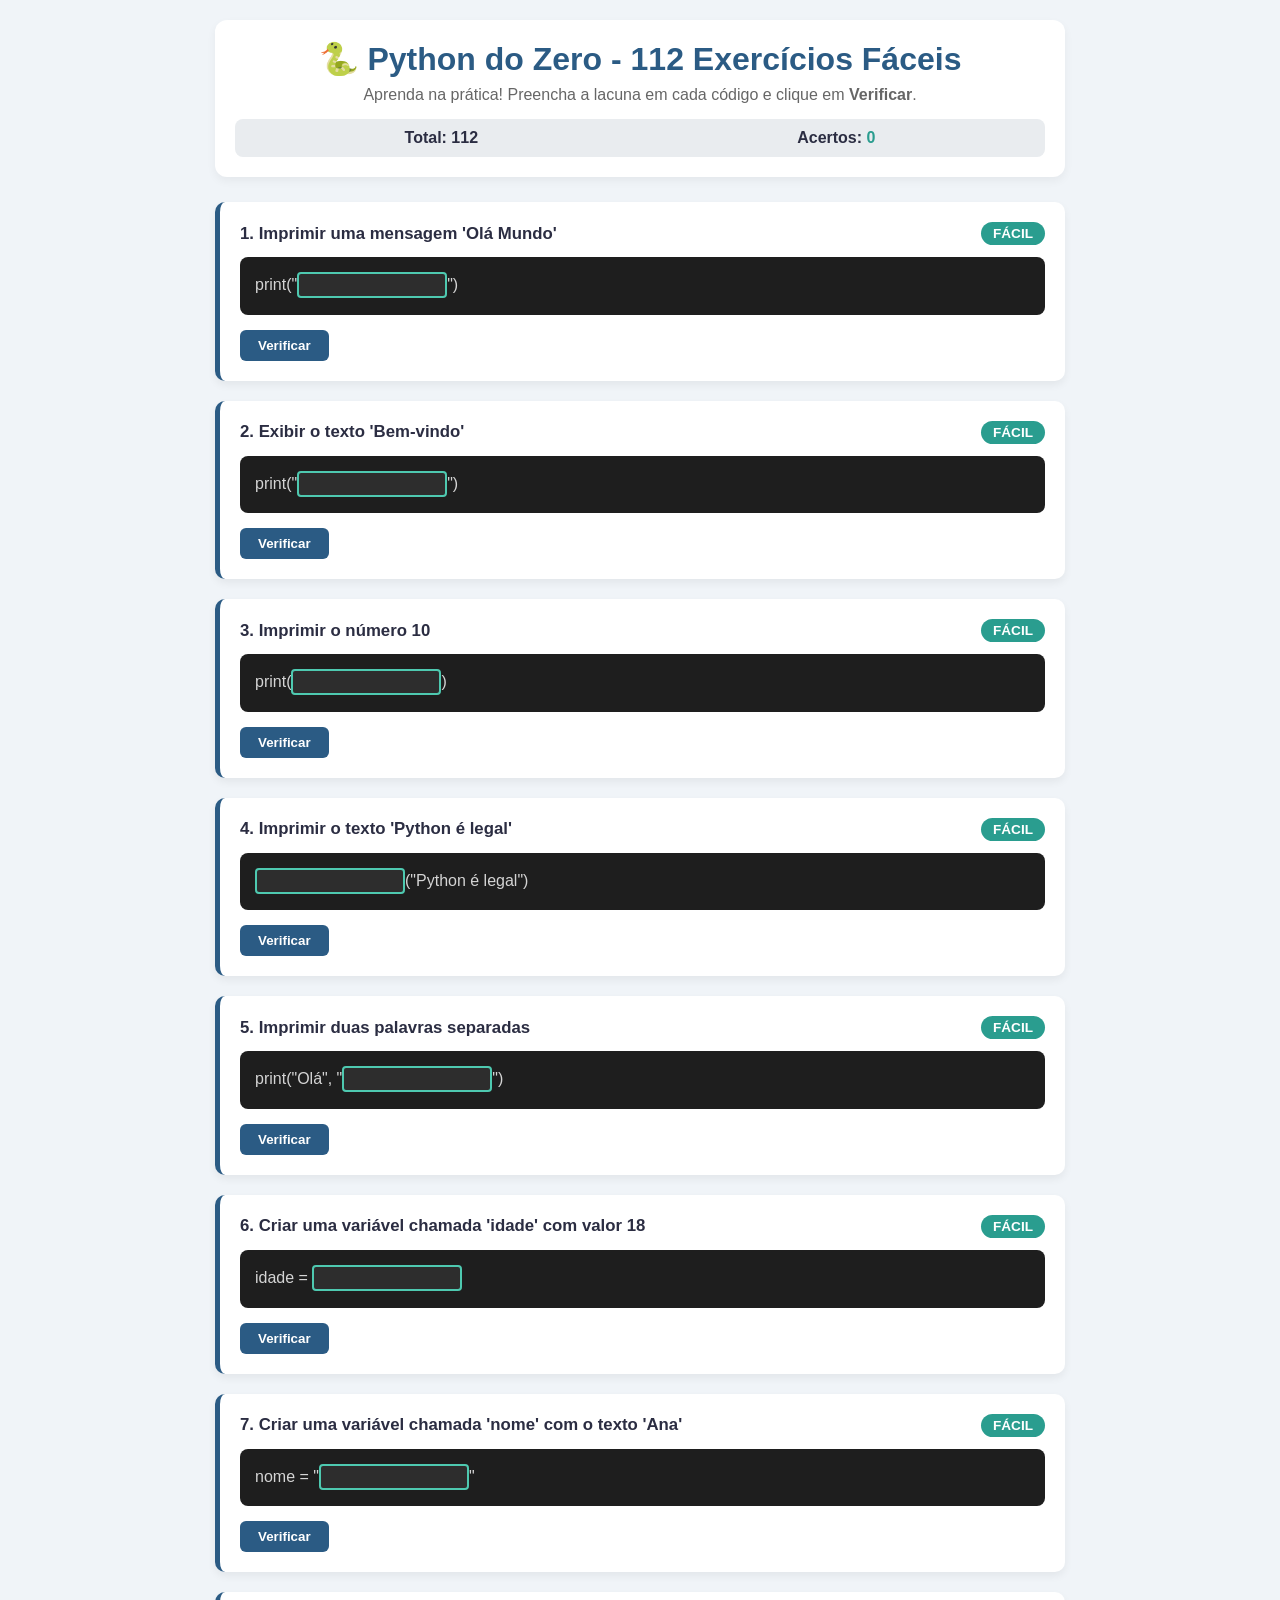
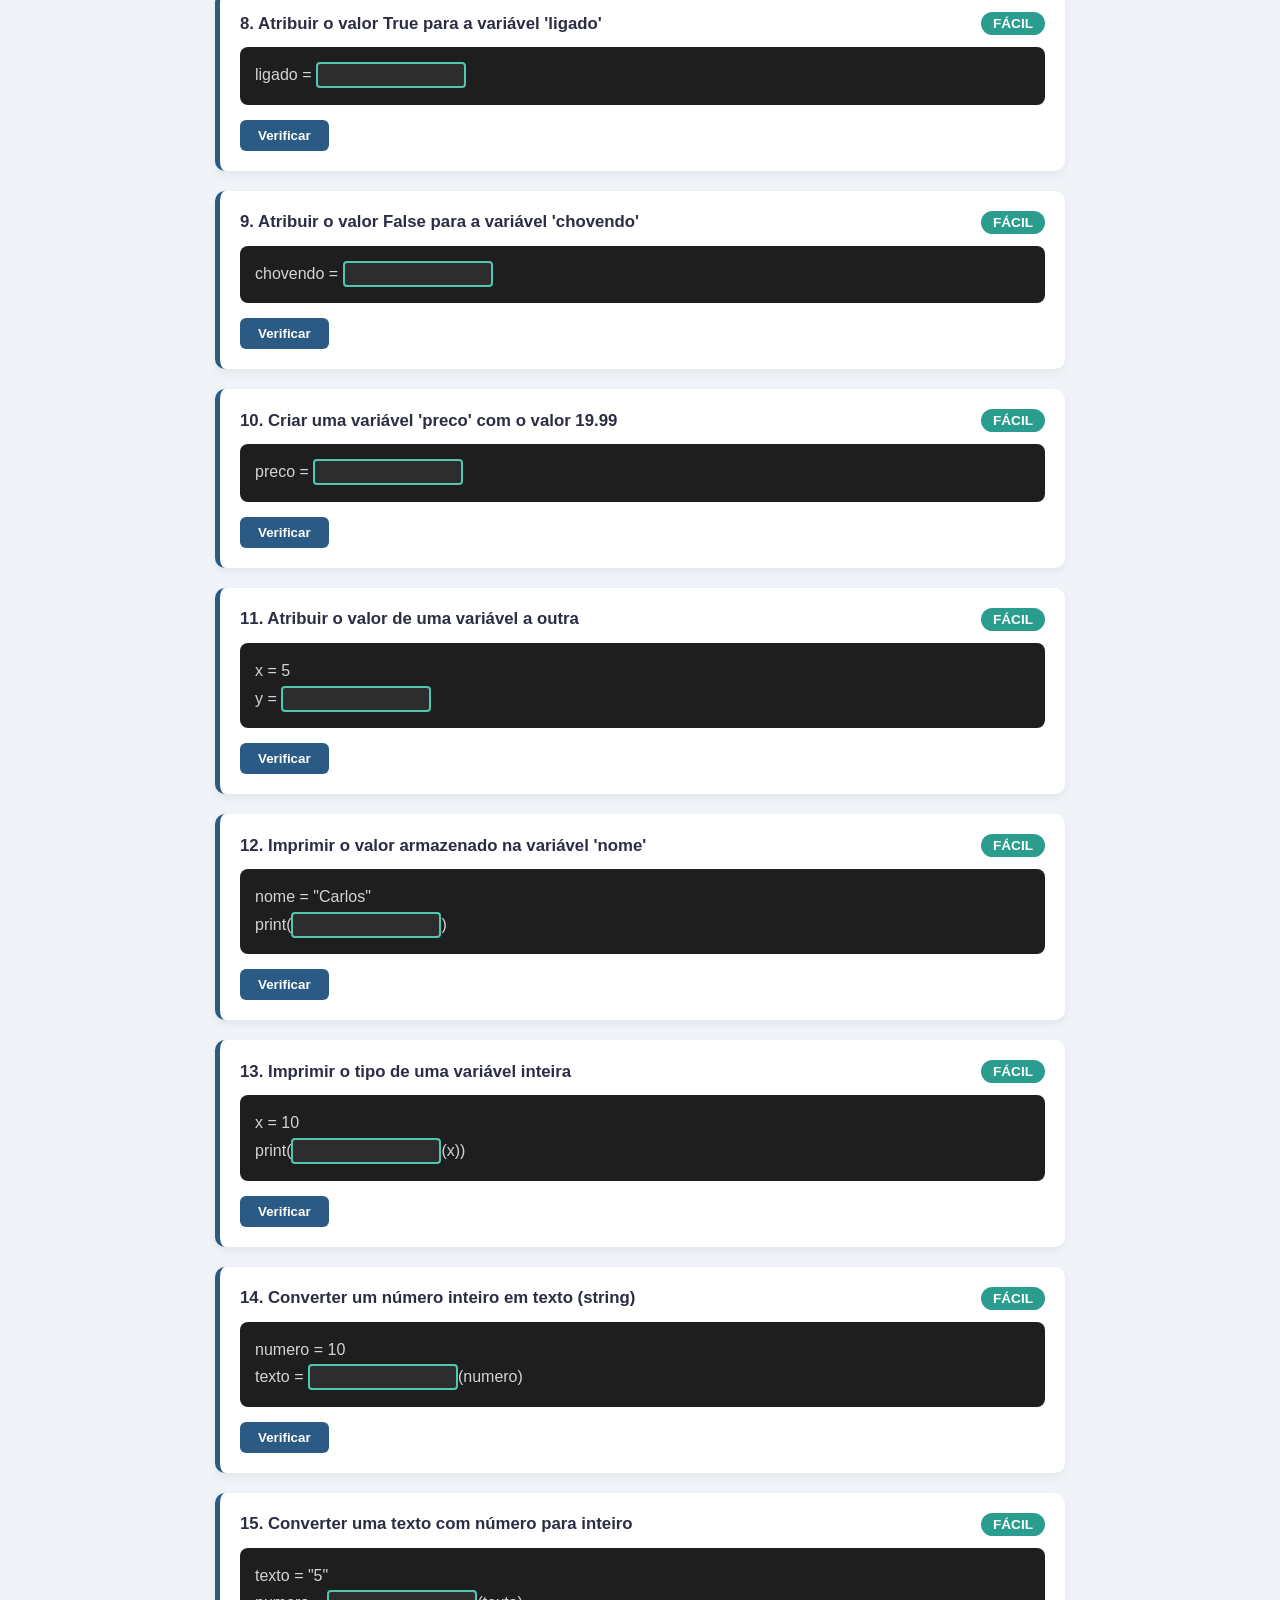
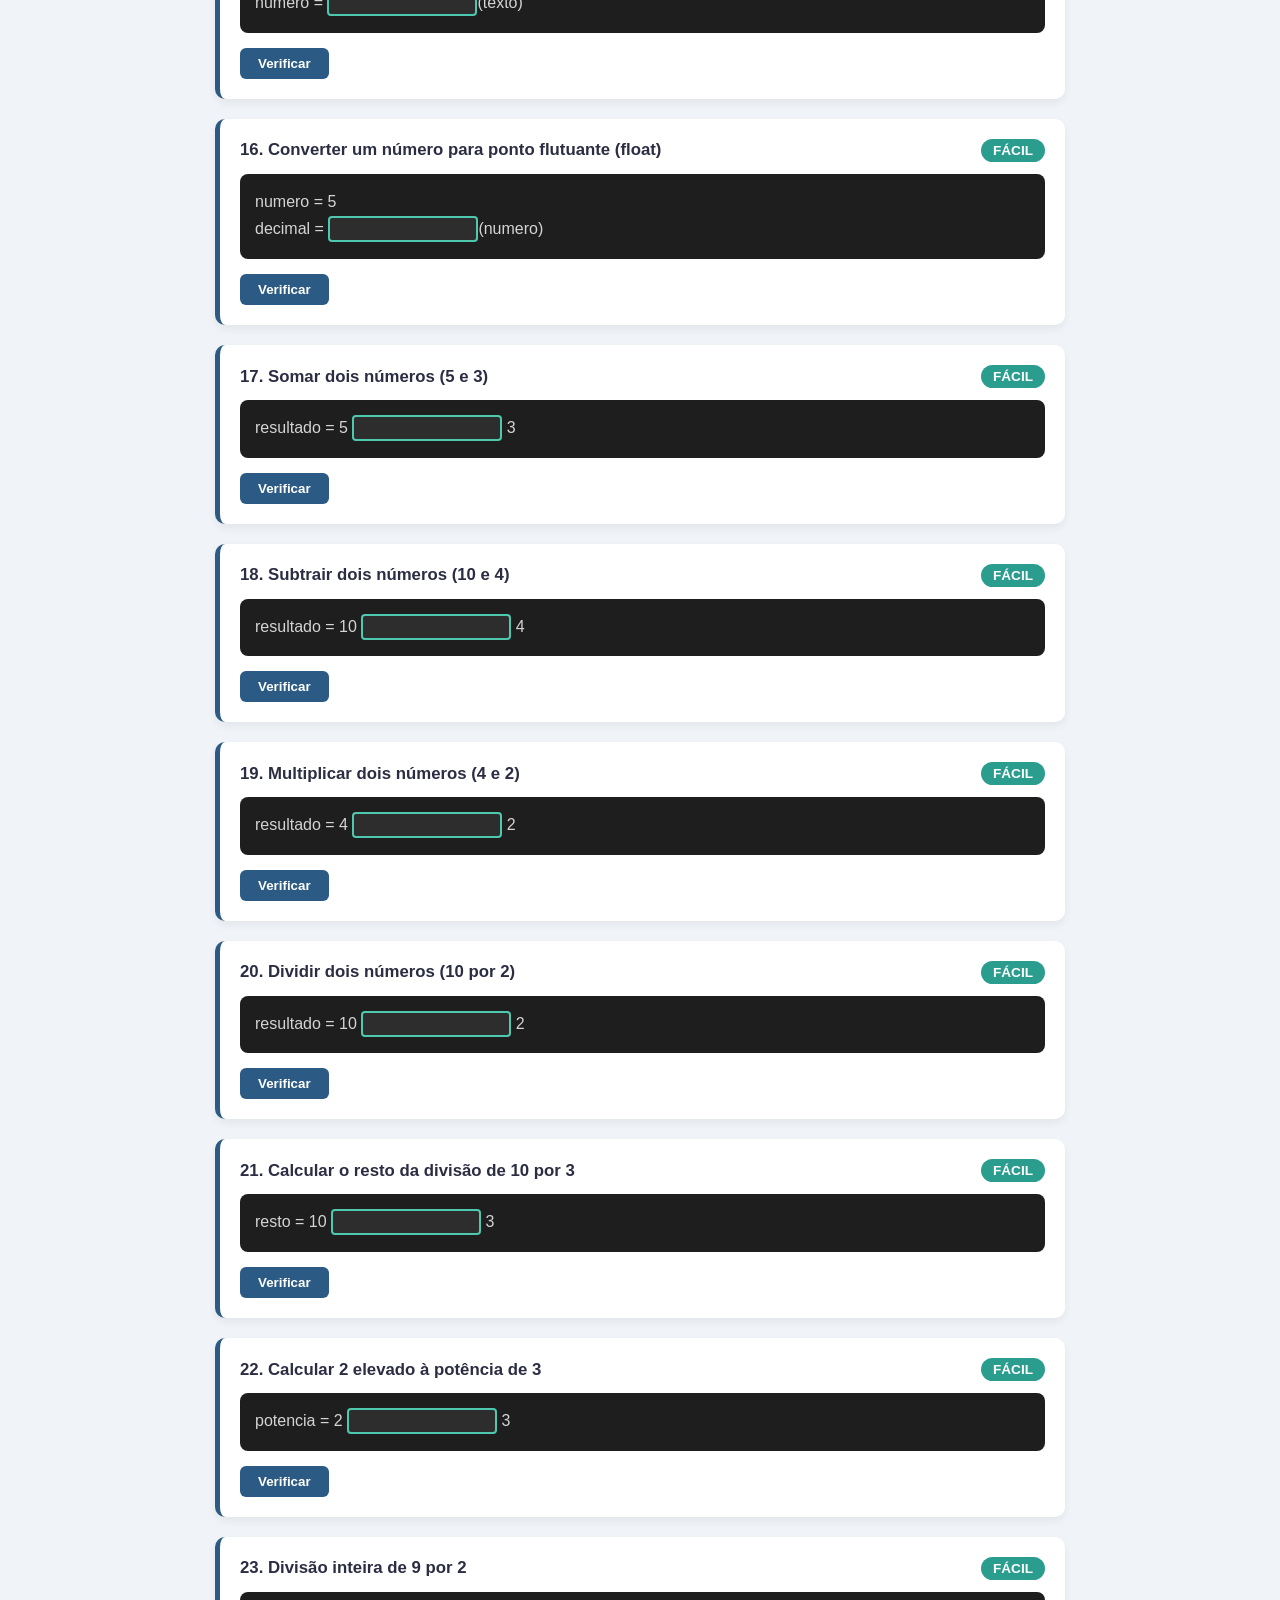
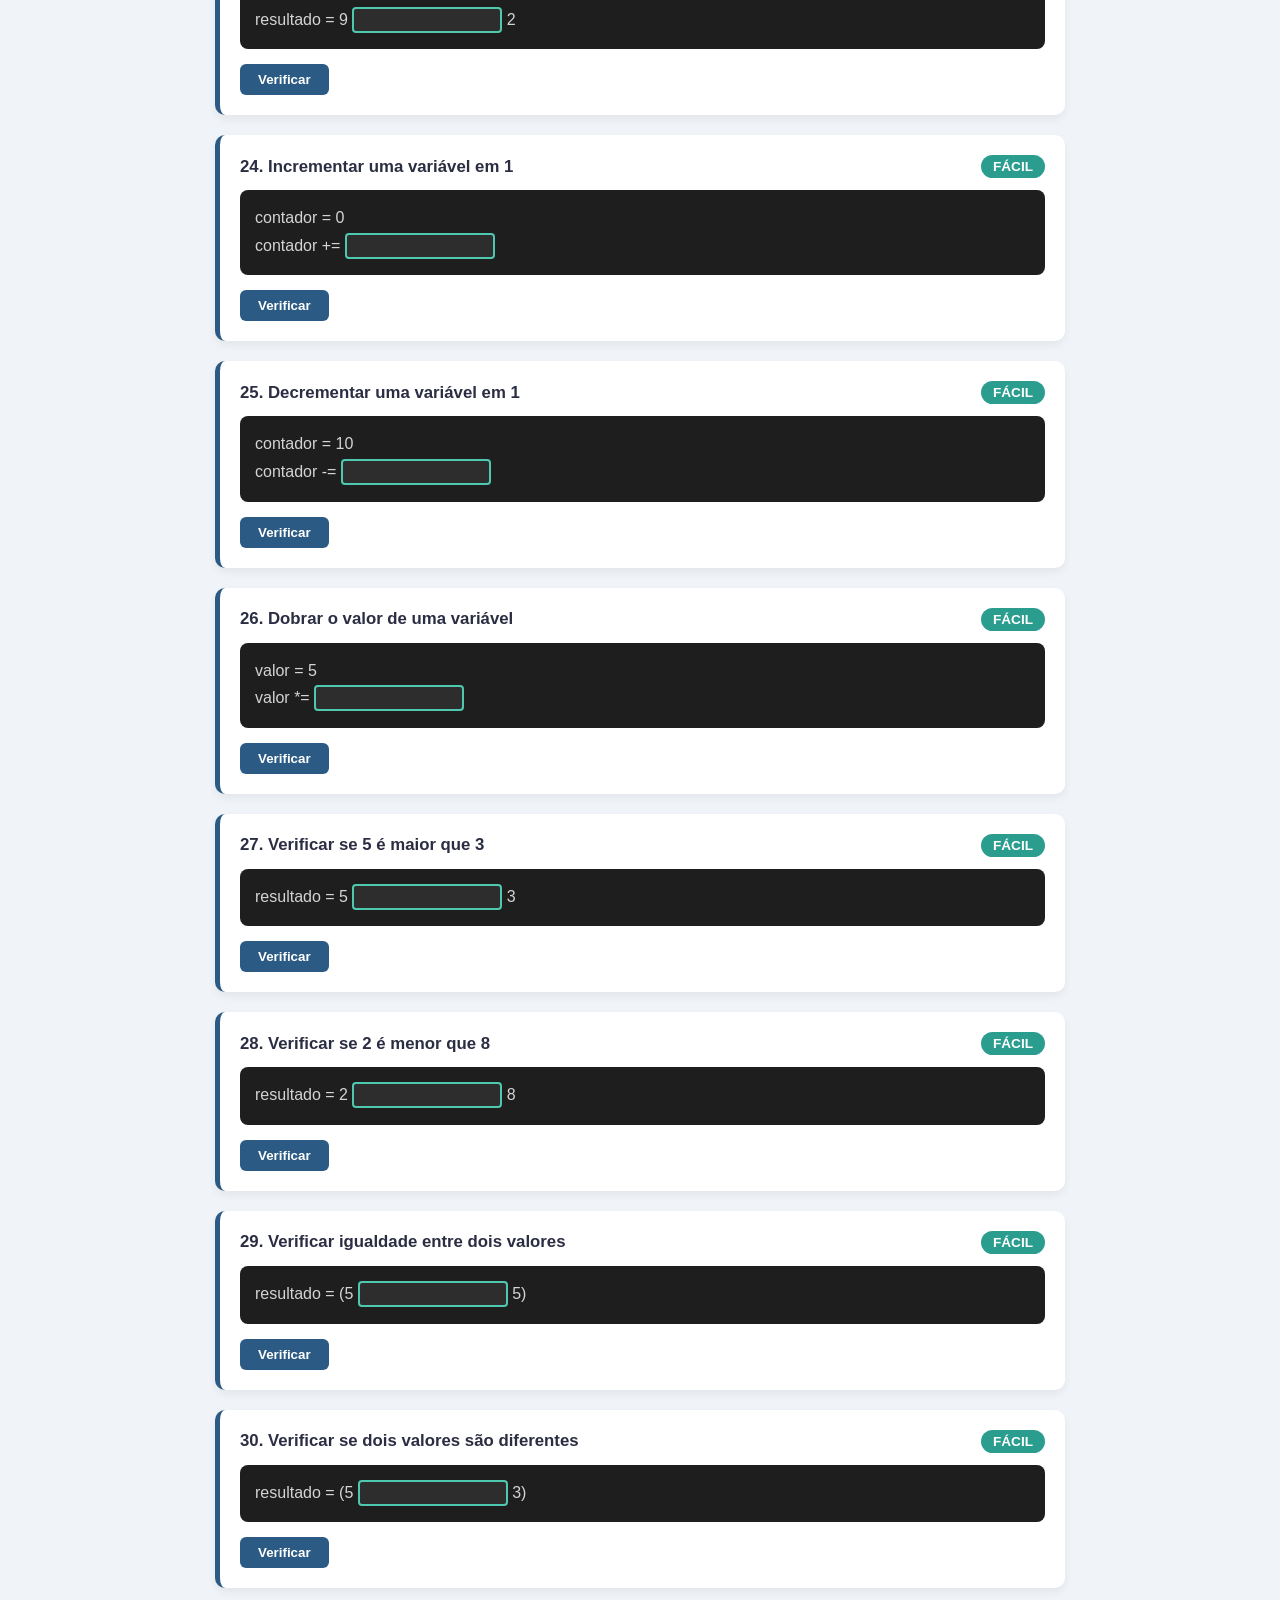
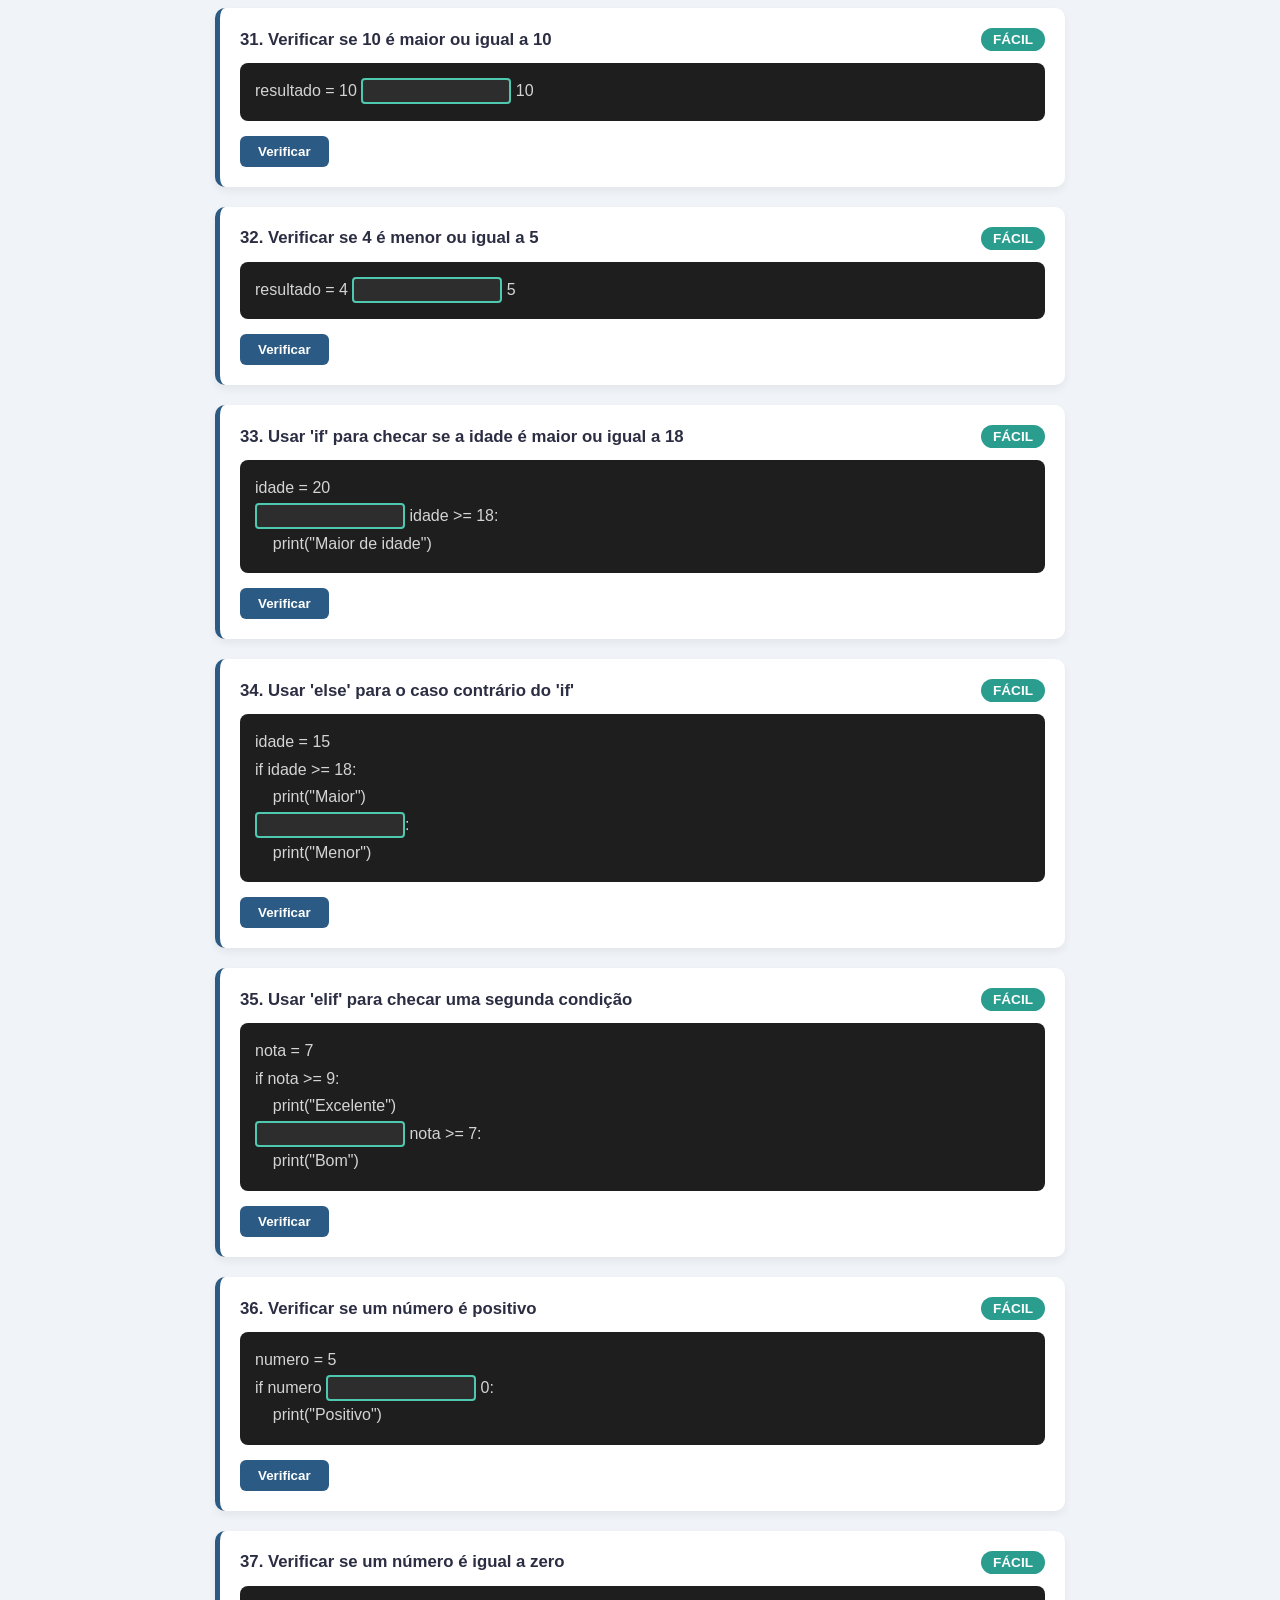
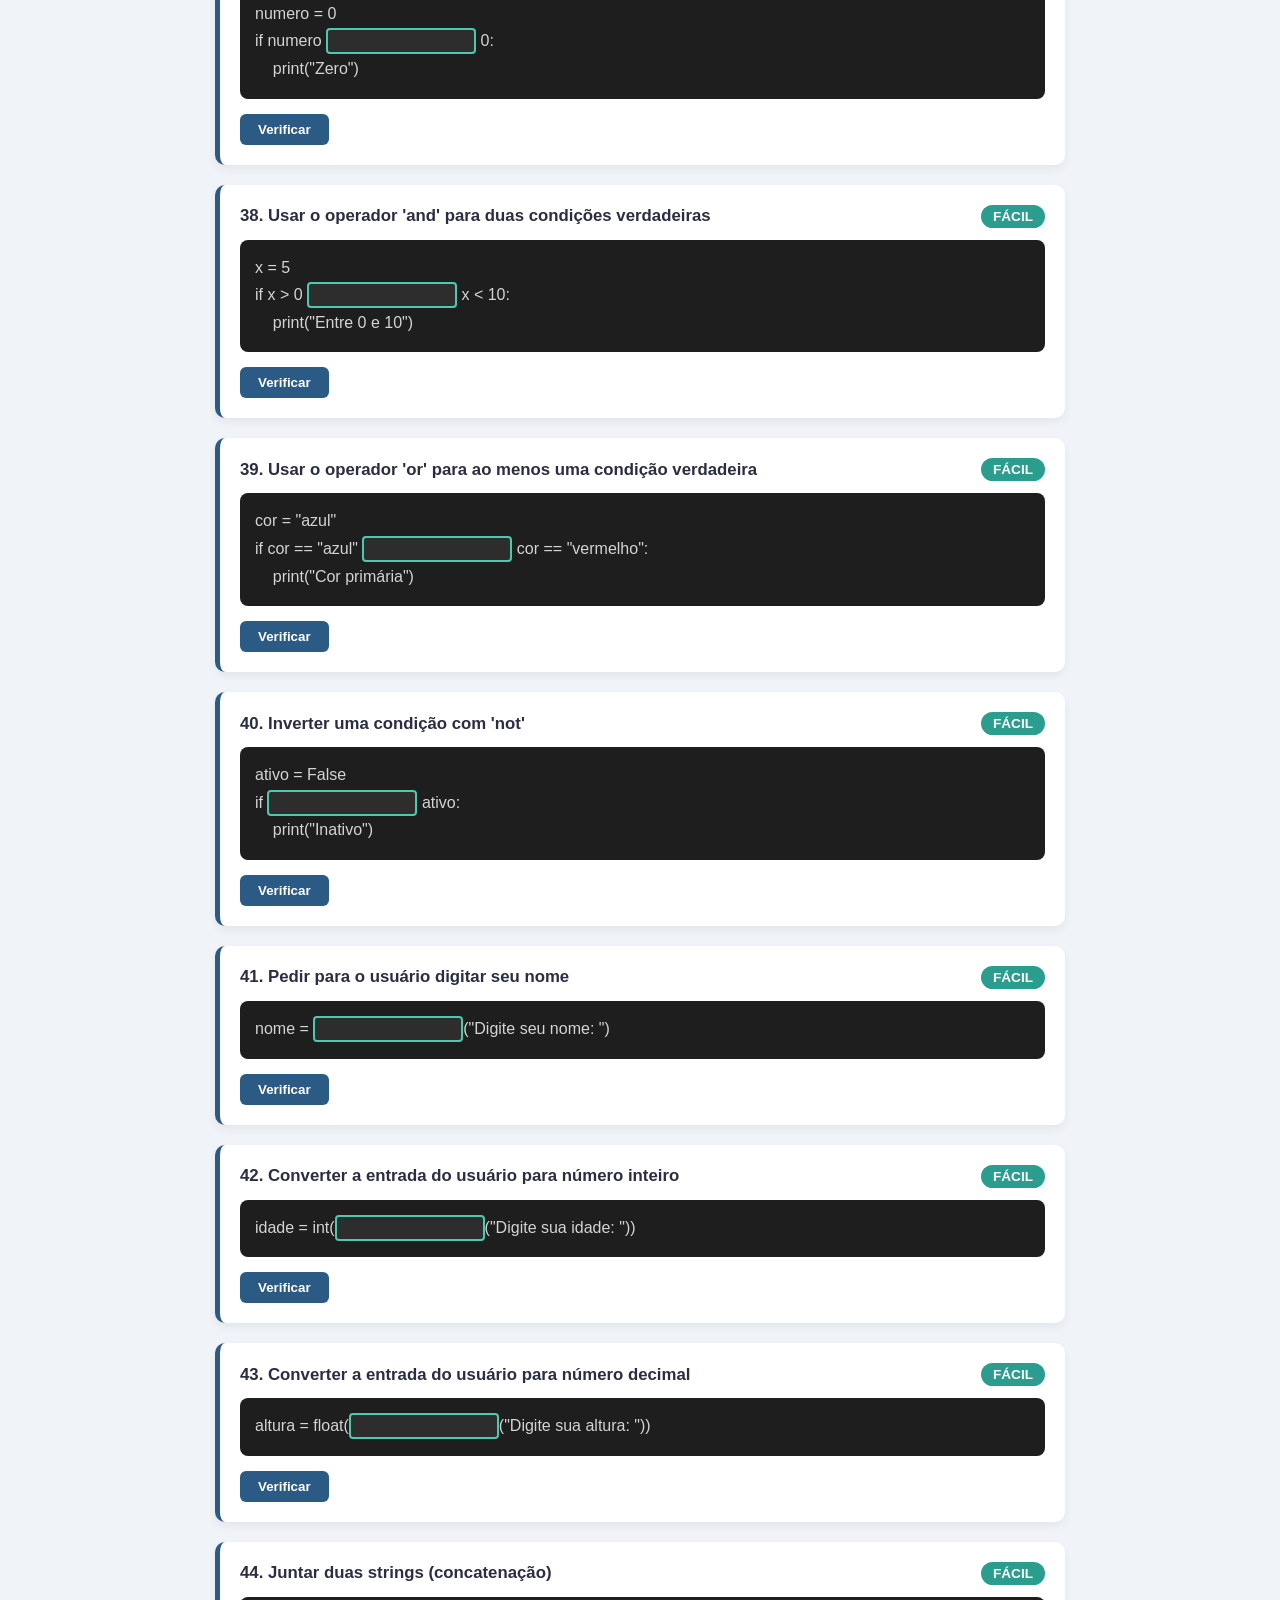
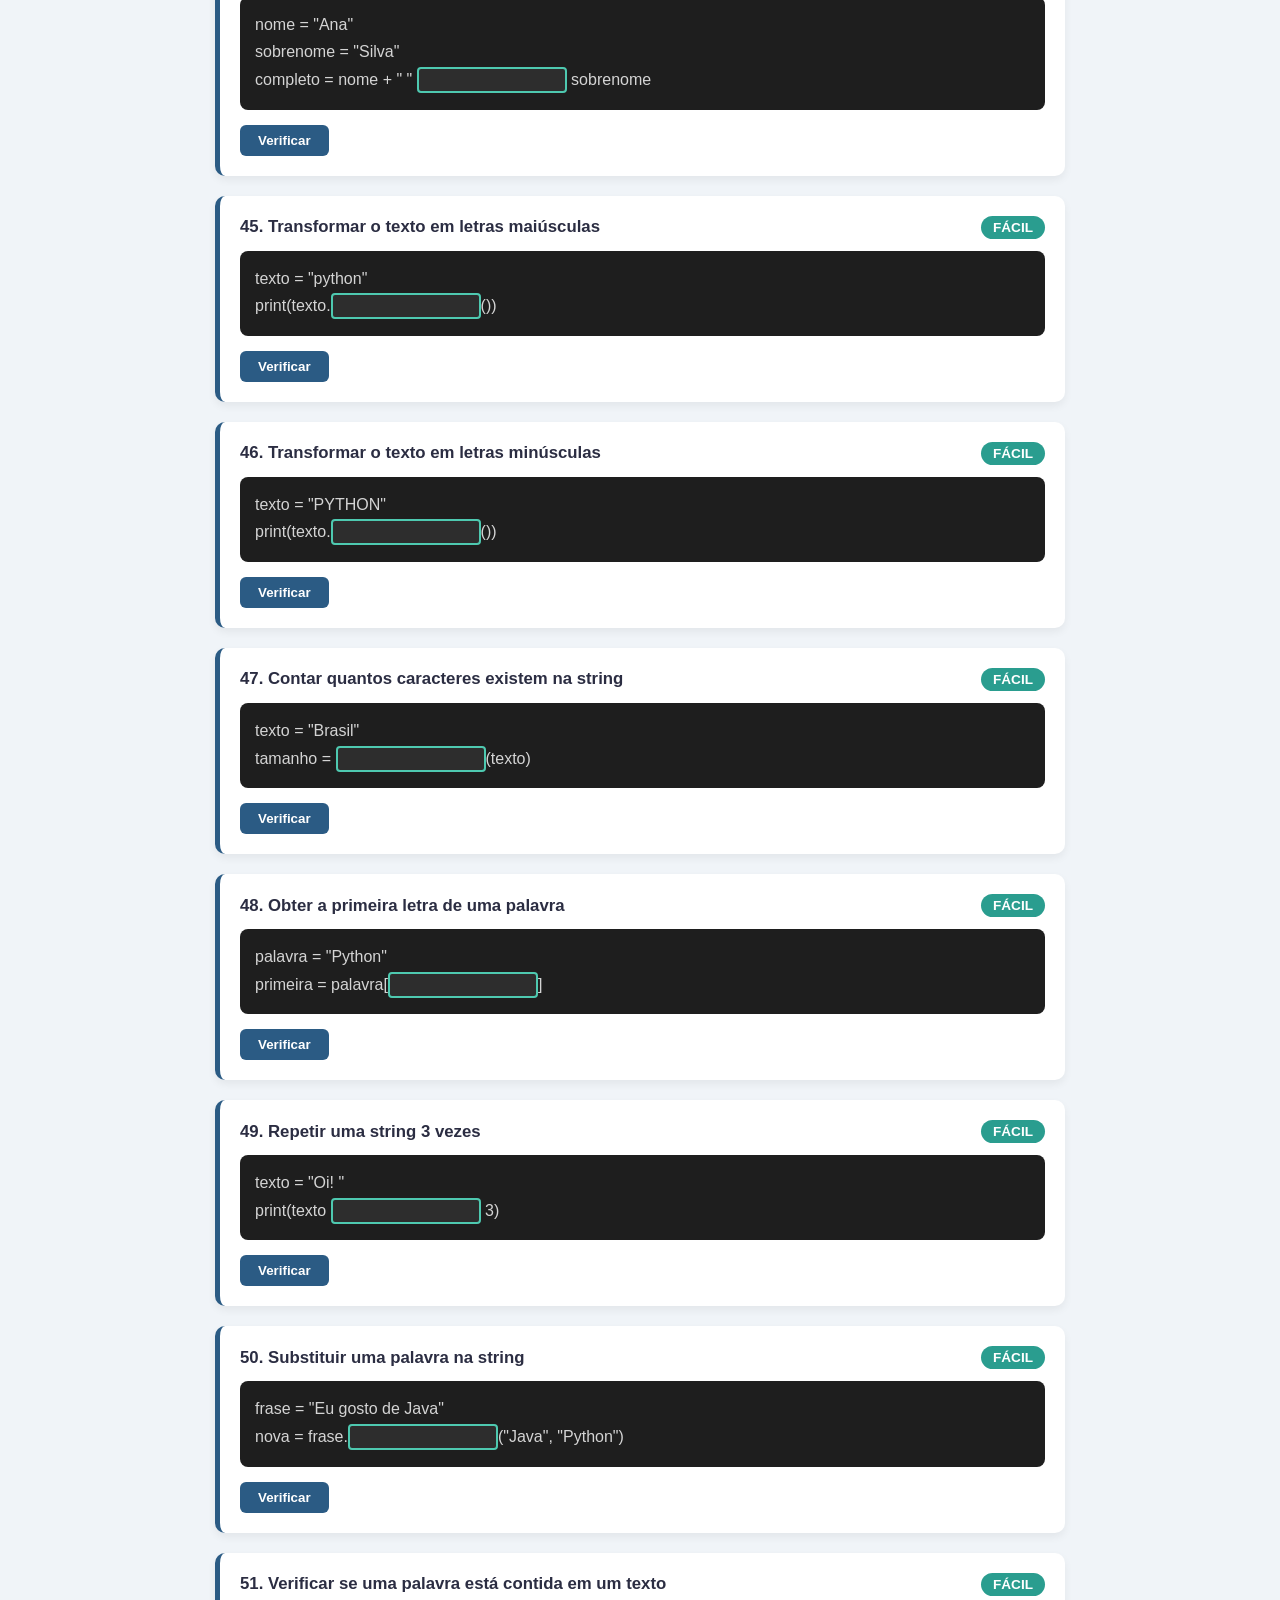
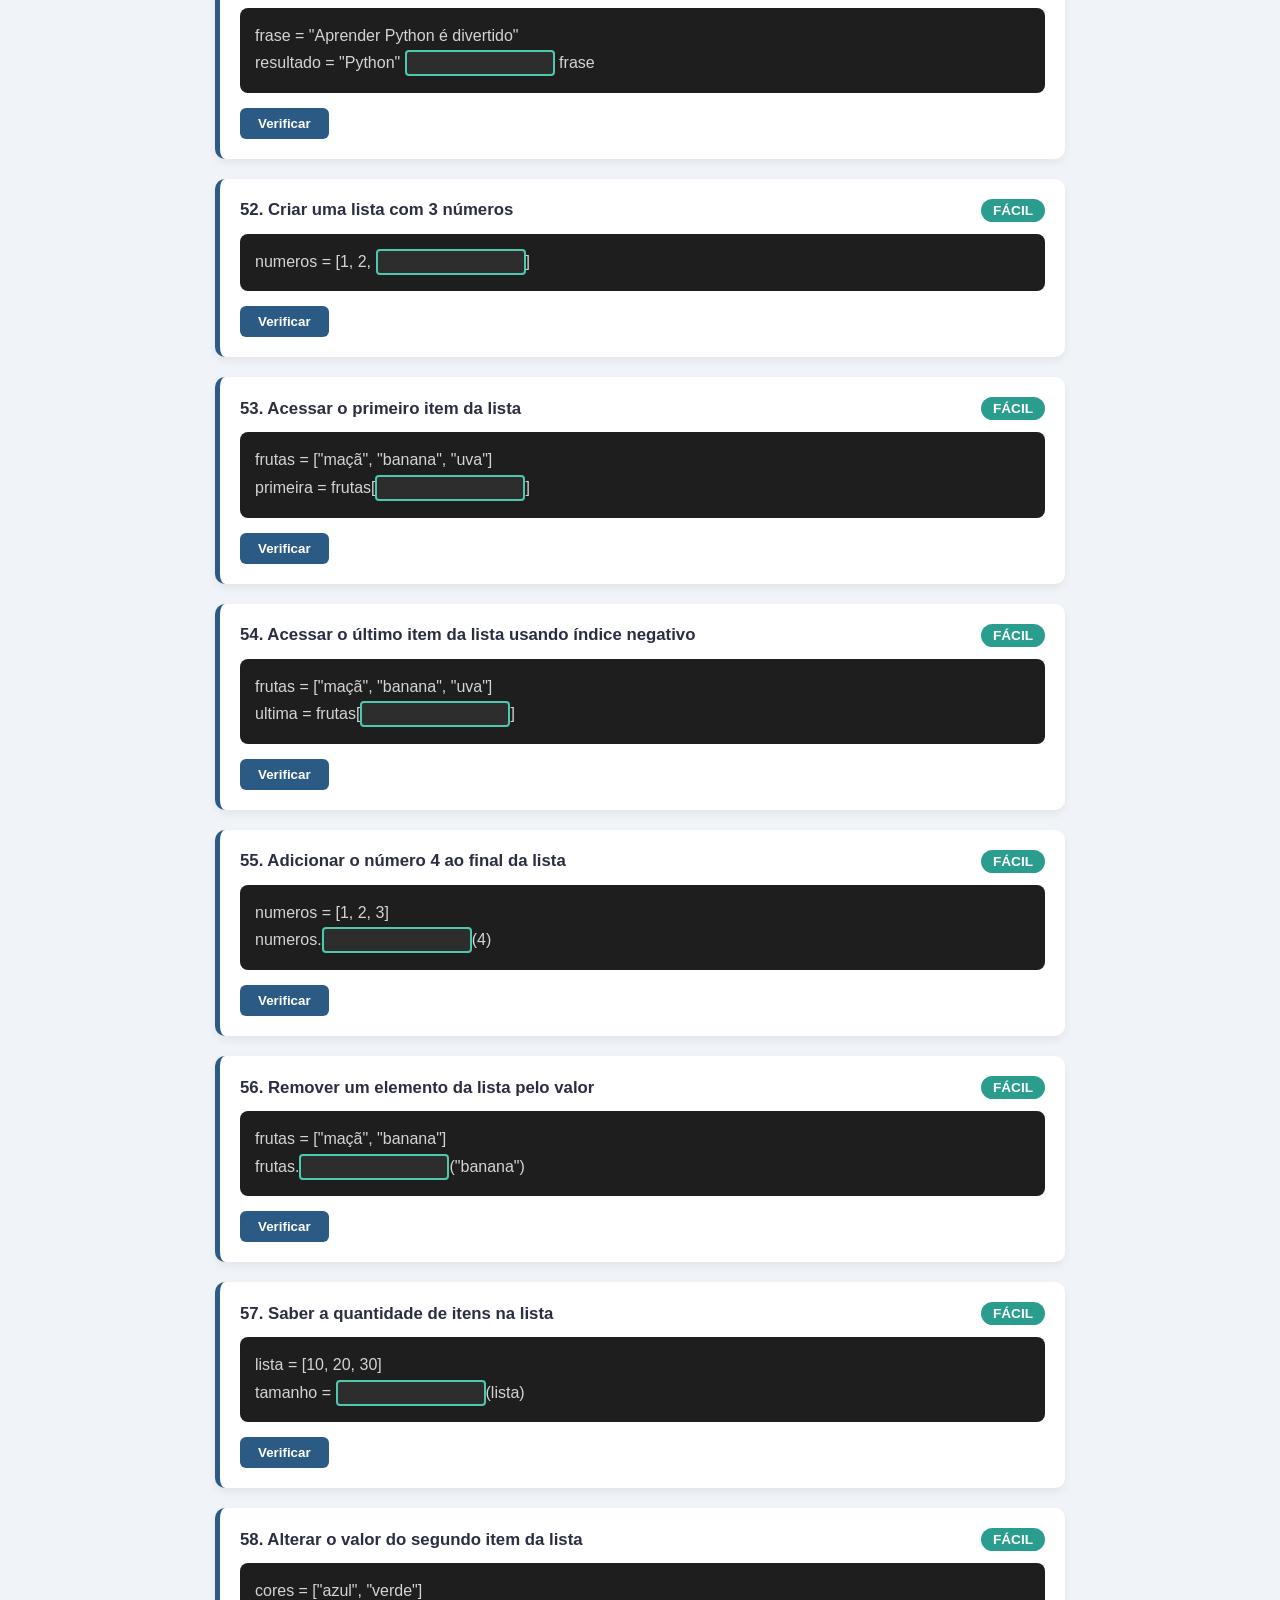
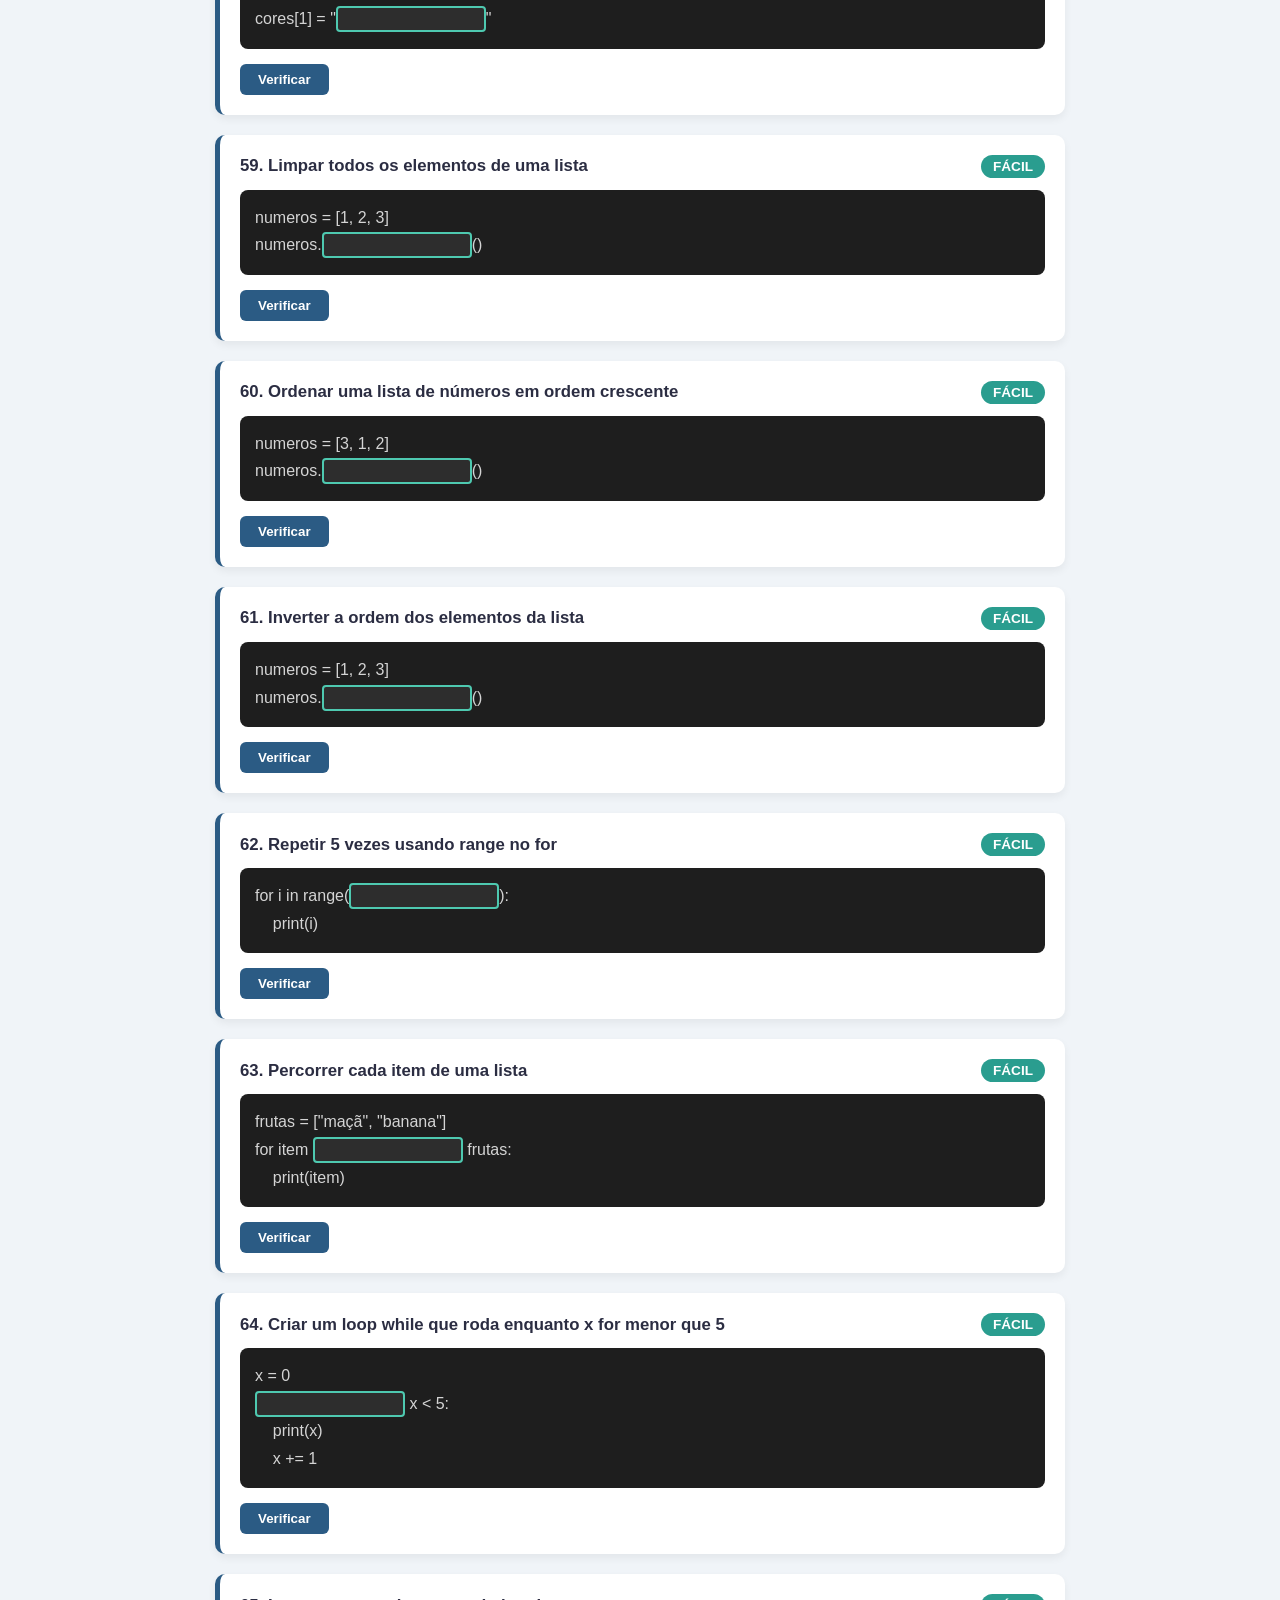
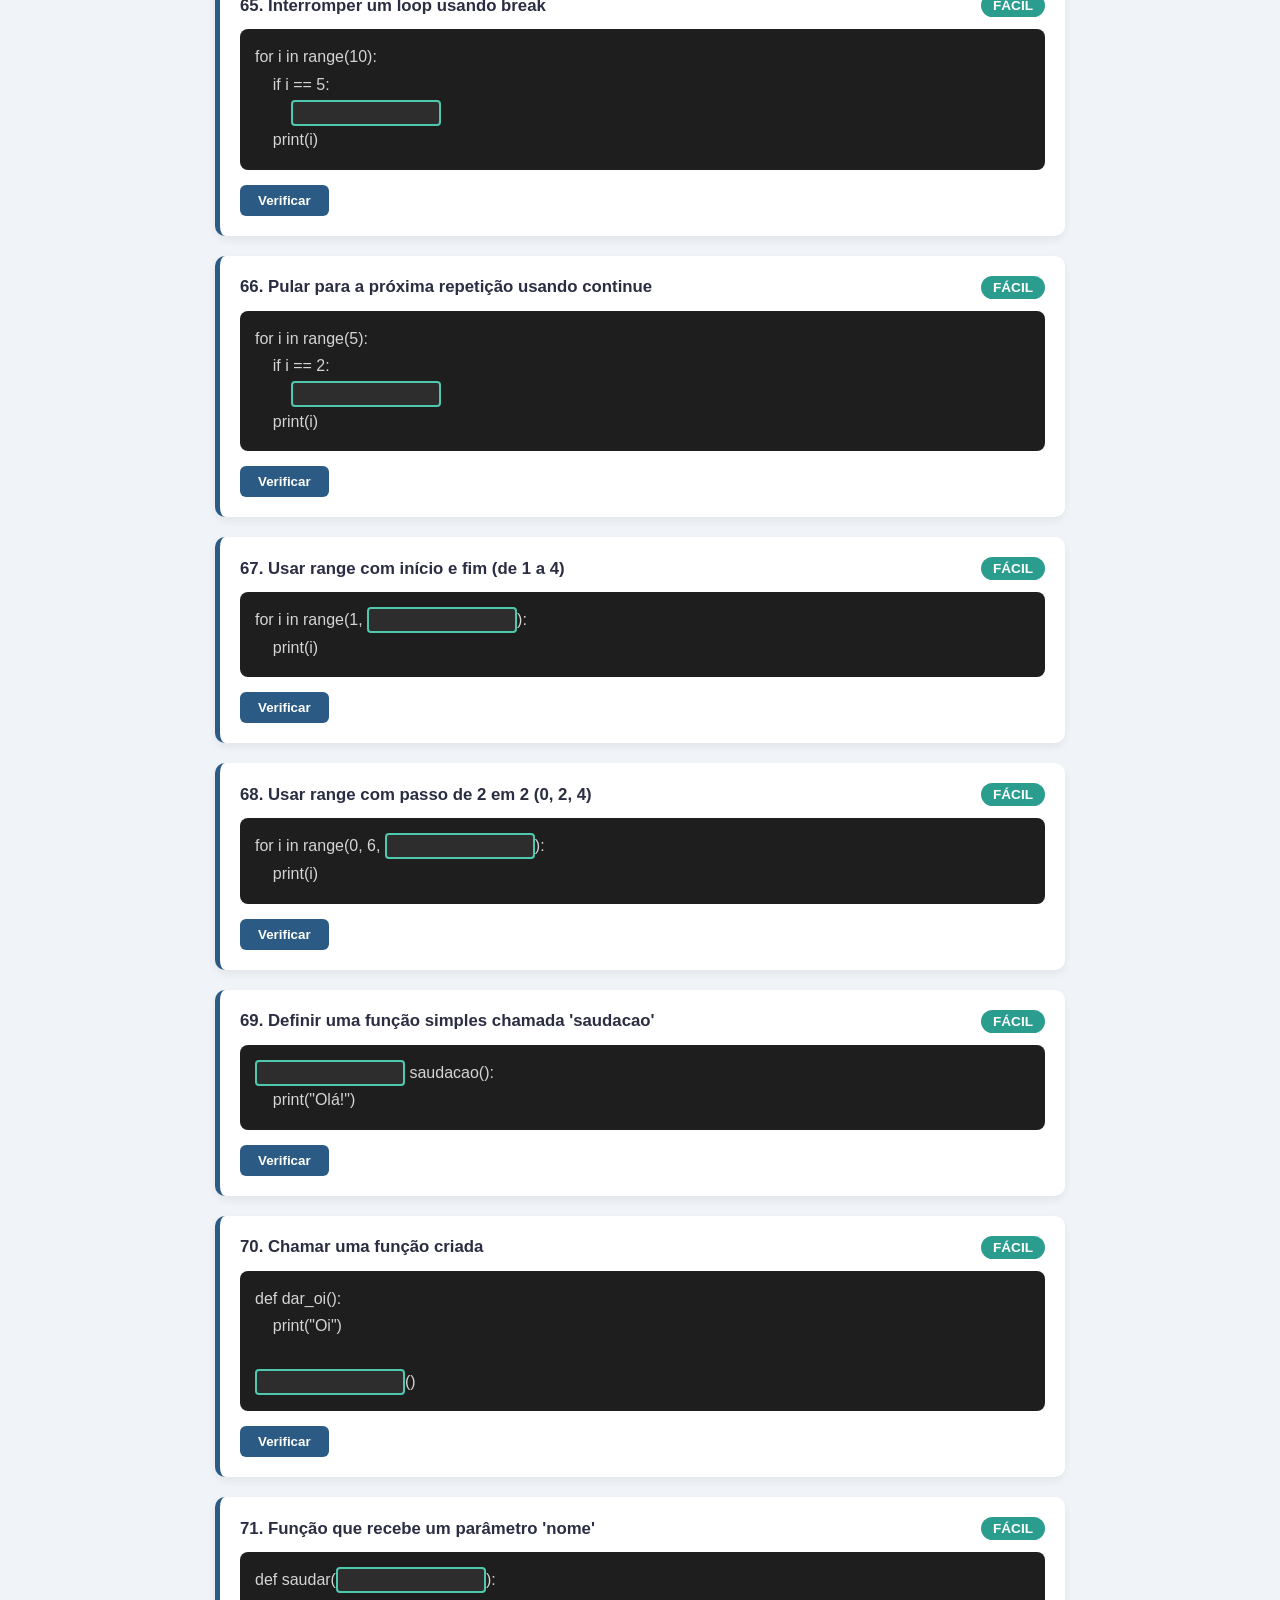
<file: templates/index.html>
<!DOCTYPE html>
<html lang="pt-BR">
<head>
  <meta charset="UTF-8">
  <meta name="viewport" content="width=device-width, initial-scale=1.0">
  <title>Python do Zero - 100+ Exercícios Fáceis</title>
  <style>
    :root {
      --bg-color: #f0f4f8;
      --card-bg: #ffffff;
      --primary: #2b5b84;
      --primary-hover: #1e3d59;
      --text: #2b2d42;
      --success: #2a9d8f;
      --error: #e76f51;
      --easy: #2a9d8f;
    }

    * {
      box-sizing: border-box;
      margin: 0;
      padding: 0;
      font-family: 'Segoe UI', Tahoma, Geneva, Verdana, sans-serif;
    }

    body {
      background-color: var(--bg-color);
      color: var(--text);
      padding: 20px;
      display: flex;
      justify-content: center;
    }

    .container {
      max-width: 850px;
      width: 100%;
    }

    header {
      text-align: center;
      margin-bottom: 25px;
      background: var(--card-bg);
      padding: 20px;
      border-radius: 12px;
      box-shadow: 0 4px 10px rgba(0, 0, 0, 0.05);
    }

    header h1 {
      color: var(--primary);
      margin-bottom: 8px;
    }

    header p {
      color: #666;
    }

    .stats {
      margin-top: 15px;
      display: flex;
      justify-content: space-around;
      font-weight: bold;
      background: #e9ecef;
      padding: 10px;
      border-radius: 8px;
    }

    .quiz-card {
      background-color: var(--card-bg);
      border-radius: 10px;
      padding: 20px;
      margin-bottom: 20px;
      box-shadow: 0 4px 8px rgba(0, 0, 0, 0.06);
      border-left: 5px solid var(--primary);
    }

    .card-header {
      display: flex;
      justify-content: space-between;
      align-items: center;
      margin-bottom: 12px;
    }

    .badge {
      padding: 4px 12px;
      border-radius: 12px;
      color: #fff;
      font-size: 0.85rem;
      font-weight: bold;
      text-transform: uppercase;
      background-color: var(--easy);
    }

    .question-title {
      font-size: 1.05rem;
      font-weight: 600;
    }

    pre {
      background-color: #1e1e1e;
      color: #d4d4d4;
      padding: 15px;
      border-radius: 8px;
      overflow-x: auto;
      font-family: 'Consolas', 'Courier New', Courier, monospace;
      font-size: 1rem;
      line-height: 1.6;
      margin-bottom: 15px;
    }

    input.blank {
      background-color: #2d2d2d;
      border: 2px solid #4ec9b0;
      color: #ce9178;
      font-family: inherit;
      font-size: inherit;
      padding: 2px 8px;
      border-radius: 4px;
      min-width: 70px;
      max-width: 150px;
      text-align: center;
      font-weight: bold;
    }

    input.blank:focus {
      outline: none;
      border-color: #9cdcfe;
      box-shadow: 0 0 5px rgba(156, 220, 254, 0.5);
    }

    .actions {
      display: flex;
      gap: 12px;
      align-items: center;
    }

    button {
      background-color: var(--primary);
      color: white;
      border: none;
      padding: 8px 18px;
      border-radius: 6px;
      cursor: pointer;
      font-weight: bold;
      transition: background-color 0.2s;
    }

    button:hover {
      background-color: var(--primary-hover);
    }

    .feedback {
      font-weight: bold;
      padding: 6px 14px;
      border-radius: 6px;
      display: none;
      font-size: 0.95rem;
    }

    .feedback.correct {
      display: inline-block;
      color: #ffffff;
      background-color: var(--success);
    }

    .feedback.incorrect {
      display: inline-block;
      color: #ffffff;
      background-color: var(--error);
    }
  </style>
</head>
<body>

  <div class="container">
    <header>
      <h1>🐍 Python do Zero - 112 Exercícios Fáceis</h1>
      <p>Aprenda na prática! Preencha a lacuna em cada código e clique em <b>Verificar</b>.</p>
      <div class="stats">
        <span>Total: <span id="total-count">0</span></span>
        <span>Acertos: <span id="correct-count" style="color: var(--success)">0</span></span>
      </div>
    </header>

    <div id="quiz-container"></div>
  </div>

  <script>
    const questions = [
      {"id": 1, "difficulty": "fácil", "title": "1. Imprimir uma mensagem 'Olá Mundo'", "code": "print(\"___\")", "answers": ["Olá Mundo"]},
      {"id": 2, "difficulty": "fácil", "title": "2. Exibir o texto 'Bem-vindo'", "code": "print(\"___\")", "answers": ["Bem-vindo"]},
      {"id": 3, "difficulty": "fácil", "title": "3. Imprimir o número 10", "code": "print(___)", "answers": ["10"]},
      {"id": 4, "difficulty": "fácil", "title": "4. Imprimir o texto 'Python é legal'", "code": "___(\"Python é legal\")", "answers": ["print"]},
      {"id": 5, "difficulty": "fácil", "title": "5. Imprimir duas palavras separadas", "code": "print(\"Olá\", \"___\")", "answers": ["Mundo"]},
      {"id": 6, "difficulty": "fácil", "title": "6. Criar uma variável chamada 'idade' com valor 18", "code": "idade = ___", "answers": ["18"]},
      {"id": 7, "difficulty": "fácil", "title": "7. Criar uma variável chamada 'nome' com o texto 'Ana'", "code": "nome = \"___\"", "answers": ["Ana"]},
      {"id": 8, "difficulty": "fácil", "title": "8. Atribuir o valor True para a variável 'ligado'", "code": "ligado = ___", "answers": ["True"]},
      {"id": 9, "difficulty": "fácil", "title": "9. Atribuir o valor False para a variável 'chovendo'", "code": "chovendo = ___", "answers": ["False"]},
      {"id": 10, "difficulty": "fácil", "title": "10. Criar uma variável 'preco' com o valor 19.99", "code": "preco = ___", "answers": ["19.99"]},
      {"id": 11, "difficulty": "fácil", "title": "11. Atribuir o valor de uma variável a outra", "code": "x = 5\ny = ___", "answers": ["x"]},
      {"id": 12, "difficulty": "fácil", "title": "12. Imprimir o valor armazenado na variável 'nome'", "code": "nome = \"Carlos\"\nprint(___)", "answers": ["nome"]},
      {"id": 13, "difficulty": "fácil", "title": "13. Imprimir o tipo de uma variável inteira", "code": "x = 10\nprint(___(x))", "answers": ["type"]},
      {"id": 14, "difficulty": "fácil", "title": "14. Converter um número inteiro em texto (string)", "code": "numero = 10\ntexto = ___(numero)", "answers": ["str"]},
      {"id": 15, "difficulty": "fácil", "title": "15. Converter uma texto com número para inteiro", "code": "texto = \"5\"\nnumero = ___(texto)", "answers": ["int"]},
      {"id": 16, "difficulty": "fácil", "title": "16. Converter um número para ponto flutuante (float)", "code": "numero = 5\ndecimal = ___(numero)", "answers": ["float"]},
      {"id": 17, "difficulty": "fácil", "title": "17. Somar dois números (5 e 3)", "code": "resultado = 5 ___ 3", "answers": ["+"]},
      {"id": 18, "difficulty": "fácil", "title": "18. Subtrair dois números (10 e 4)", "code": "resultado = 10 ___ 4", "answers": ["-"]},
      {"id": 19, "difficulty": "fácil", "title": "19. Multiplicar dois números (4 e 2)", "code": "resultado = 4 ___ 2", "answers": ["*"]},
      {"id": 20, "difficulty": "fácil", "title": "20. Dividir dois números (10 por 2)", "code": "resultado = 10 ___ 2", "answers": ["/"]},
      {"id": 21, "difficulty": "fácil", "title": "21. Calcular o resto da divisão de 10 por 3", "code": "resto = 10 ___ 3", "answers": ["%"]},
      {"id": 22, "difficulty": "fácil", "title": "22. Calcular 2 elevado à potência de 3", "code": "potencia = 2 ___ 3", "answers": ["**"]},
      {"id": 23, "difficulty": "fácil", "title": "23. Divisão inteira de 9 por 2", "code": "resultado = 9 ___ 2", "answers": ["//"]},
      {"id": 24, "difficulty": "fácil", "title": "24. Incrementar uma variável em 1", "code": "contador = 0\ncontador += ___", "answers": ["1"]},
      {"id": 25, "difficulty": "fácil", "title": "25. Decrementar uma variável em 1", "code": "contador = 10\ncontador -= ___", "answers": ["1"]},
      {"id": 26, "difficulty": "fácil", "title": "26. Dobrar o valor de uma variável", "code": "valor = 5\nvalor *= ___", "answers": ["2"]},
      {"id": 27, "difficulty": "fácil", "title": "27. Verificar se 5 é maior que 3", "code": "resultado = 5 ___ 3", "answers": [">"]},
      {"id": 28, "difficulty": "fácil", "title": "28. Verificar se 2 é menor que 8", "code": "resultado = 2 ___ 8", "answers": ["<"]},
      {"id": 29, "difficulty": "fácil", "title": "29. Verificar igualdade entre dois valores", "code": "resultado = (5 ___ 5)", "answers": ["=="]},
      {"id": 30, "difficulty": "fácil", "title": "30. Verificar se dois valores são diferentes", "code": "resultado = (5 ___ 3)", "answers": ["!="]},
      {"id": 31, "difficulty": "fácil", "title": "31. Verificar se 10 é maior ou igual a 10", "code": "resultado = 10 ___ 10", "answers": [">="]},
      {"id": 32, "difficulty": "fácil", "title": "32. Verificar se 4 é menor ou igual a 5", "code": "resultado = 4 ___ 5", "answers": ["<="]},
      {"id": 33, "difficulty": "fácil", "title": "33. Usar 'if' para checar se a idade é maior ou igual a 18", "code": "idade = 20\n___ idade >= 18:\n    print(\"Maior de idade\")", "answers": ["if"]},
      {"id": 34, "difficulty": "fácil", "title": "34. Usar 'else' para o caso contrário do 'if'", "code": "idade = 15\nif idade >= 18:\n    print(\"Maior\")\n___:\n    print(\"Menor\")", "answers": ["else"]},
      {"id": 35, "difficulty": "fácil", "title": "35. Usar 'elif' para checar uma segunda condição", "code": "nota = 7\nif nota >= 9:\n    print(\"Excelente\")\n___ nota >= 7:\n    print(\"Bom\")", "answers": ["elif"]},
      {"id": 36, "difficulty": "fácil", "title": "36. Verificar se um número é positivo", "code": "numero = 5\nif numero ___ 0:\n    print(\"Positivo\")", "answers": [">"]},
      {"id": 37, "difficulty": "fácil", "title": "37. Verificar se um número é igual a zero", "code": "numero = 0\nif numero ___ 0:\n    print(\"Zero\")", "answers": ["=="]},
      {"id": 38, "difficulty": "fácil", "title": "38. Usar o operador 'and' para duas condições verdadeiras", "code": "x = 5\nif x > 0 ___ x < 10:\n    print(\"Entre 0 e 10\")", "answers": ["and"]},
      {"id": 39, "difficulty": "fácil", "title": "39. Usar o operador 'or' para ao menos uma condição verdadeira", "code": "cor = \"azul\"\nif cor == \"azul\" ___ cor == \"vermelho\":\n    print(\"Cor primária\")", "answers": ["or"]},
      {"id": 40, "difficulty": "fácil", "title": "40. Inverter uma condição com 'not'", "code": "ativo = False\nif ___ ativo:\n    print(\"Inativo\")", "answers": ["not"]},
      {"id": 41, "difficulty": "fácil", "title": "41. Pedir para o usuário digitar seu nome", "code": "nome = ___(\"Digite seu nome: \")", "answers": ["input"]},
      {"id": 42, "difficulty": "fácil", "title": "42. Converter a entrada do usuário para número inteiro", "code": "idade = int(___(\"Digite sua idade: \"))", "answers": ["input"]},
      {"id": 43, "difficulty": "fácil", "title": "43. Converter a entrada do usuário para número decimal", "code": "altura = float(___(\"Digite sua altura: \"))", "answers": ["input"]},
      {"id": 44, "difficulty": "fácil", "title": "44. Juntar duas strings (concatenação)", "code": "nome = \"Ana\"\nsobrenome = \"Silva\"\ncompleto = nome + \" \" ___ sobrenome", "answers": ["+"]},
      {"id": 45, "difficulty": "fácil", "title": "45. Transformar o texto em letras maiúsculas", "code": "texto = \"python\"\nprint(texto.___())", "answers": ["upper"]},
      {"id": 46, "difficulty": "fácil", "title": "46. Transformar o texto em letras minúsculas", "code": "texto = \"PYTHON\"\nprint(texto.___())", "answers": ["lower"]},
      {"id": 47, "difficulty": "fácil", "title": "47. Contar quantos caracteres existem na string", "code": "texto = \"Brasil\"\ntamanho = ___(texto)", "answers": ["len"]},
      {"id": 48, "difficulty": "fácil", "title": "48. Obter a primeira letra de uma palavra", "code": "palavra = \"Python\"\nprimeira = palavra[___]", "answers": ["0"]},
      {"id": 49, "difficulty": "fácil", "title": "49. Repetir uma string 3 vezes", "code": "texto = \"Oi! \"\nprint(texto ___ 3)", "answers": ["*"]},
      {"id": 50, "difficulty": "fácil", "title": "50. Substituir uma palavra na string", "code": "frase = \"Eu gosto de Java\"\nnova = frase.___(\"Java\", \"Python\")", "answers": ["replace"]},
      {"id": 51, "difficulty": "fácil", "title": "51. Verificar se uma palavra está contida em um texto", "code": "frase = \"Aprender Python é divertido\"\nresultado = \"Python\" ___ frase", "answers": ["in"]},
      {"id": 52, "difficulty": "fácil", "title": "52. Criar uma lista com 3 números", "code": "numeros = [1, 2, ___]", "answers": ["3"]},
      {"id": 53, "difficulty": "fácil", "title": "53. Acessar o primeiro item da lista", "code": "frutas = [\"maçã\", \"banana\", \"uva\"]\nprimeira = frutas[___]", "answers": ["0"]},
      {"id": 54, "difficulty": "fácil", "title": "54. Acessar o último item da lista usando índice negativo", "code": "frutas = [\"maçã\", \"banana\", \"uva\"]\nultima = frutas[___]", "answers": ["-1"]},
      {"id": 55, "difficulty": "fácil", "title": "55. Adicionar o número 4 ao final da lista", "code": "numeros = [1, 2, 3]\nnumeros.___(4)", "answers": ["append"]},
      {"id": 56, "difficulty": "fácil", "title": "56. Remover um elemento da lista pelo valor", "code": "frutas = [\"maçã\", \"banana\"]\nfrutas.___(\"banana\")", "answers": ["remove"]},
      {"id": 57, "difficulty": "fácil", "title": "57. Saber a quantidade de itens na lista", "code": "lista = [10, 20, 30]\ntamanho = ___(lista)", "answers": ["len"]},
      {"id": 58, "difficulty": "fácil", "title": "58. Alterar o valor do segundo item da lista", "code": "cores = [\"azul\", \"verde\"]\ncores[1] = \"___\"", "answers": ["amarelo"]},
      {"id": 59, "difficulty": "fácil", "title": "59. Limpar todos os elementos de uma lista", "code": "numeros = [1, 2, 3]\nnumeros.___()", "answers": ["clear"]},
      {"id": 60, "difficulty": "fácil", "title": "60. Ordenar uma lista de números em ordem crescente", "code": "numeros = [3, 1, 2]\nnumeros.___()", "answers": ["sort"]},
      {"id": 61, "difficulty": "fácil", "title": "61. Inverter a ordem dos elementos da lista", "code": "numeros = [1, 2, 3]\nnumeros.___()", "answers": ["reverse"]},
      {"id": 62, "difficulty": "fácil", "title": "62. Repetir 5 vezes usando range no for", "code": "for i in range(___):\n    print(i)", "answers": ["5"]},
      {"id": 63, "difficulty": "fácil", "title": "63. Percorrer cada item de uma lista", "code": "frutas = [\"maçã\", \"banana\"]\nfor item ___ frutas:\n    print(item)", "answers": ["in"]},
      {"id": 64, "difficulty": "fácil", "title": "64. Criar um loop while que roda enquanto x for menor que 5", "code": "x = 0\n___ x < 5:\n    print(x)\n    x += 1", "answers": ["while"]},
      {"id": 65, "difficulty": "fácil", "title": "65. Interromper um loop usando break", "code": "for i in range(10):\n    if i == 5:\n        ___\n    print(i)", "answers": ["break"]},
      {"id": 66, "difficulty": "fácil", "title": "66. Pular para a próxima repetição usando continue", "code": "for i in range(5):\n    if i == 2:\n        ___\n    print(i)", "answers": ["continue"]},
      {"id": 67, "difficulty": "fácil", "title": "67. Usar range com início e fim (de 1 a 4)", "code": "for i in range(1, ___):\n    print(i)", "answers": ["5"]},
      {"id": 68, "difficulty": "fácil", "title": "68. Usar range com passo de 2 em 2 (0, 2, 4)", "code": "for i in range(0, 6, ___):\n    print(i)", "answers": ["2"]},
      {"id": 69, "difficulty": "fácil", "title": "69. Definir uma função simples chamada 'saudacao'", "code": "___ saudacao():\n    print(\"Olá!\")", "answers": ["def"]},
      {"id": 70, "difficulty": "fácil", "title": "70. Chamar uma função criada", "code": "def dar_oi():\n    print(\"Oi\")\n\n___()", "answers": ["dar_oi"]},
      {"id": 71, "difficulty": "fácil", "title": "71. Função que recebe um parâmetro 'nome'", "code": "def saudar(___):\n    print(\"Olá\", nome)", "answers": ["nome"]},
      {"id": 72, "difficulty": "fácil", "title": "72. Retornar um valor de dentro da função", "code": "def somar(a, b):\n    ___ a + b", "answers": ["return"]},
      {"id": 73, "difficulty": "fácil", "title": "73. Função com dois parâmetros", "code": "def multiplicar(a, ___):\n    return a * b", "answers": ["b"]},
      {"id": 74, "difficulty": "fácil", "title": "74. Criar uma tupla simples de 2 elementos", "code": "ponto = (10, ___)", "answers": ["20"]},
      {"id": 75, "difficulty": "fácil", "title": "75. Criar um dicionário com uma chave 'nome'", "code": "pessoa = {\"___\": \"Maria\"}", "answers": ["nome"]},
      {"id": 76, "difficulty": "fácil", "title": "76. Acessar o valor de uma chave no dicionário", "code": "pessoa = {\"idade\": 25}\nprint(pessoa[\"___\"])", "answers": ["idade"]},
      {"id": 77, "difficulty": "fácil", "title": "77. Adicionar uma nova chave ao dicionário", "code": "pessoa = {\"nome\": \"Ana\"}\npessoa[\"___\"] = 20", "answers": ["idade"]},
      {"id": 78, "difficulty": "fácil", "title": "78. Obter todas as chaves de um dicionário", "code": "pessoa = {\"nome\": \"Leo\", \"idade\": 30}\nchaves = pessoa.___()", "answers": ["keys"]},
      {"id": 79, "difficulty": "fácil", "title": "79. Obter todos os valores de um dicionário", "code": "pessoa = {\"nome\": \"Leo\", \"idade\": 30}\nvalores = pessoa.___()", "answers": ["values"]},
      {"id": 80, "difficulty": "fácil", "title": "80. Criar um conjunto (set) de números", "code": "numeros = {1, 2, ___}", "answers": ["3"]},
      {"id": 81, "difficulty": "fácil", "title": "81. Adicionar um elemento ao conjunto", "code": "frutas = {\"maçã\"}\nfrutas.___(\"banana\")", "answers": ["add"]},
      {"id": 82, "difficulty": "fácil", "title": "82. Verificar se um número é par (resto da divisão por 2 igual a 0)", "code": "num = 4\nif num % 2 ___ 0:\n    print(\"Par\")", "answers": ["=="]},
      {"id": 83, "difficulty": "fácil", "title": "83. Verificar se um número é ímpar", "code": "num = 7\nif num % 2 ___ 0:\n    print(\"Ímpar\")", "answers": ["!="]},
      {"id": 84, "difficulty": "fácil", "title": "84. Somar números de 1 a 3 em um acumulador", "code": "soma = 0\nfor i in [1, 2, 3]:\n    soma += ___\nprint(soma)", "answers": ["i"]},
      {"id": 85, "difficulty": "fácil", "title": "85. Contar quantas vezes um loop é executado", "code": "contador = 0\nfor i in range(5):\n    contador += ___\nprint(contador)", "answers": ["1"]},
      {"id": 86, "difficulty": "fácil", "title": "86. Encontrar o maior número entre dois usando max()", "code": "maior = ___(10, 20)", "answers": ["max"]},
      {"id": 87, "difficulty": "fácil", "title": "87. Encontrar o menor número usando min()", "code": "menor = ___(10, 20)", "answers": ["min"]},
      {"id": 88, "difficulty": "fácil", "title": "88. Calcular o valor absoluto de um número negativo", "code": "positivo = ___(-5)", "answers": ["abs"]},
      {"id": 89, "difficulty": "fácil", "title": "89. Arredondar um número decimal", "code": "arredondado = ___(5.7)", "answers": ["round"]},
      {"id": 90, "difficulty": "fácil", "title": "90. Somar todos os elementos de uma lista com sum()", "code": "numeros = [1, 2, 3]\ntotal = ___(numeros)", "answers": ["sum"]},
      {"id": 91, "difficulty": "fácil", "title": "91. Imprimir mensagem com f-string", "code": "nome = \"Ana\"\nprint(f\"Olá, {___}\")", "answers": ["nome"]},
      {"id": 92, "difficulty": "fácil", "title": "92. Imprimir resultado de cálculo dentro de f-string", "code": "a = 5\nb = 3\nprint(f\"Soma: {a ___ b}\")", "answers": ["+"]},
      {"id": 93, "difficulty": "fácil", "title": "93. Definir uma lista vazia", "code": "minha_lista = ___", "answers": ["[]"]},
      {"id": 94, "difficulty": "fácil", "title": "94. Definir um dicionário vazio", "code": "meu_dic = ___", "answers": ["{}"]},
      {"id": 95, "difficulty": "fácil", "title": "95. Definir um valor nulo (None) para uma variável", "code": "resposta = ___", "answers": ["None"]},
      {"id": 96, "difficulty": "fácil", "title": "96. Acessar o segundo caractere de uma string", "code": "palavra = \"Sol\"\nsegundo = palavra[___]", "answers": ["1"]},
      {"id": 97, "difficulty": "fácil", "title": "97. Verificar se uma string começa com 'A'", "code": "texto = \"Abacaxi\"\nprint(texto.startswith(\"___\"))", "answers": ["A"]},
      {"id": 98, "difficulty": "fácil", "title": "98. Verificar se uma string termina com 'o'", "code": "texto = \"Gato\"\nprint(texto.endswith(\"___\"))", "answers": ["o"]},
      {"id": 99, "difficulty": "fácil", "title": "99. Remover espaços extras no início e fim de um texto", "code": "texto = \"  olá  \"\nlimpo = texto.___()", "answers": ["strip"]},
      {"id": 100, "difficulty": "fácil", "title": "100. Dividir um texto em uma lista de palavras", "code": "frase = \"Aprender Python\"\npalavras = frase.___()", "answers": ["split"]},
      {"id": 101, "difficulty": "fácil", "title": "101. Juntar elementos de uma lista de textos em uma única string", "code": "palavras = [\"Python\", \"é\", \"fácil\"]\nfrase = \" \".___(palavras)", "answers": ["join"]},
      {"id": 102, "difficulty": "fácil", "title": "102. Converter um número negativo para positivo", "code": "num = -10\nprint(___(num))", "answers": ["abs"]},
      {"id": 103, "difficulty": "fácil", "title": "103. Definir uma constante aproximada de PI como float", "code": "pi = ___", "answers": ["3.14"]},
      {"id": 104, "difficulty": "fácil", "title": "104. Atribuir múltiplos valores em uma única linha", "code": "a, b = 1, ___", "answers": ["2"]},
      {"id": 105, "difficulty": "fácil", "title": "105. Duplicar os elementos de uma lista com multiplicação", "code": "lista = [1, 2]\nduplicada = lista ___ 2", "answers": ["*"]},
      {"id": 106, "difficulty": "fácil", "title": "106. Verificar se uma lista está vazia", "code": "lista = []\nif ___ lista:\n    print(\"A lista está vazia\")", "answers": ["not"]},
      {"id": 107, "difficulty": "fácil", "title": "107. Obter o índice de um elemento na lista", "code": "frutas = [\"maçã\", \"banana\"]\nposicao = frutas.___(\"banana\")", "answers": ["index"]},
      {"id": 108, "difficulty": "fácil", "title": "108. Inserir um elemento na posição 0 da lista", "code": "numeros = [2, 3]\nnumeros.___(0, 1)", "answers": ["insert"]},
      {"id": 109, "difficulty": "fácil", "title": "109. Remover e retornar o último elemento de uma lista", "code": "numeros = [1, 2, 3]\nultimo = numeros.___()", "answers": ["pop"]},
      {"id": 110, "difficulty": "fácil", "title": "110. Repetir uma frase 3 vezes usando loop while", "code": "c = 0\nwhile c < 3:\n    print(\"Oi\")\n    c += ___", "answers": ["1"]},
      {"id": 111, "difficulty": "fácil", "title": "111. Estrutura condicional completa", "code": "num = 5\nif num > 0:\n    print(\"Positivo\")\n___:\n    print(\"Não positivo\")", "answers": ["else"]},
      {"id": 112, "difficulty": "fácil", "title": "112. Comparação de não igualdade", "code": "status = \"offline\"\nif status ___ \"online\":\n    print(\"Desconectado\")", "answers": ["!="]}
    ];

    let correctSet = new Set();
    document.getElementById("total-count").textContent = questions.length;

    function renderQuiz() {
      const container = document.getElementById("quiz-container");

      questions.forEach((q, qIndex) => {
        const card = document.createElement("div");
        card.className = "quiz-card";

        let answerCounter = 0;
        const formattedCode = q.code.replace(/___/g, () => {
          const inputHtml = `<input type="text" class="blank" data-q="${qIndex}" data-a="${answerCounter}" autocomplete="off" spellcheck="false">`;
          answerCounter++;
          return inputHtml;
        });

        card.innerHTML = `
          <div class="card-header">
            <span class="question-title">${q.title}</span>
            <span class="badge">${q.difficulty}</span>
          </div>
          <pre><code>${formattedCode}</code></pre>
          <div class="actions">
            <button onclick="checkAnswer(${qIndex})">Verificar</button>
            <span id="feedback-${qIndex}" class="feedback"></span>
          </div>
        `;

        container.appendChild(card);
      });
    }

    function checkAnswer(questionIndex) {
      const q = questions[questionIndex];
      const inputs = document.querySelectorAll(`input[data-q="${questionIndex}"]`);
      const feedbackEl = document.getElementById(`feedback-${questionIndex}`);
      
      let allCorrect = true;

      inputs.forEach((input) => {
        const answerIndex = parseInt(input.getAttribute("data-a"));
        const userAnswer = input.value.trim();
        const expectedAnswer = q.answers[answerIndex];

        if (userAnswer !== expectedAnswer) {
          allCorrect = false;
        }
      });

      if (allCorrect) {
        feedbackEl.textContent = "✓ Correto!";
        feedbackEl.className = "feedback correct";
        correctSet.add(questionIndex);
      } else {
        feedbackEl.textContent = "✗ Tente novamente";
        feedbackEl.className = "feedback incorrect";
        correctSet.delete(questionIndex);
      }

      document.getElementById("correct-count").textContent = correctSet.size;
    }

    renderQuiz();
  </script>
</body>
</html>
</file>
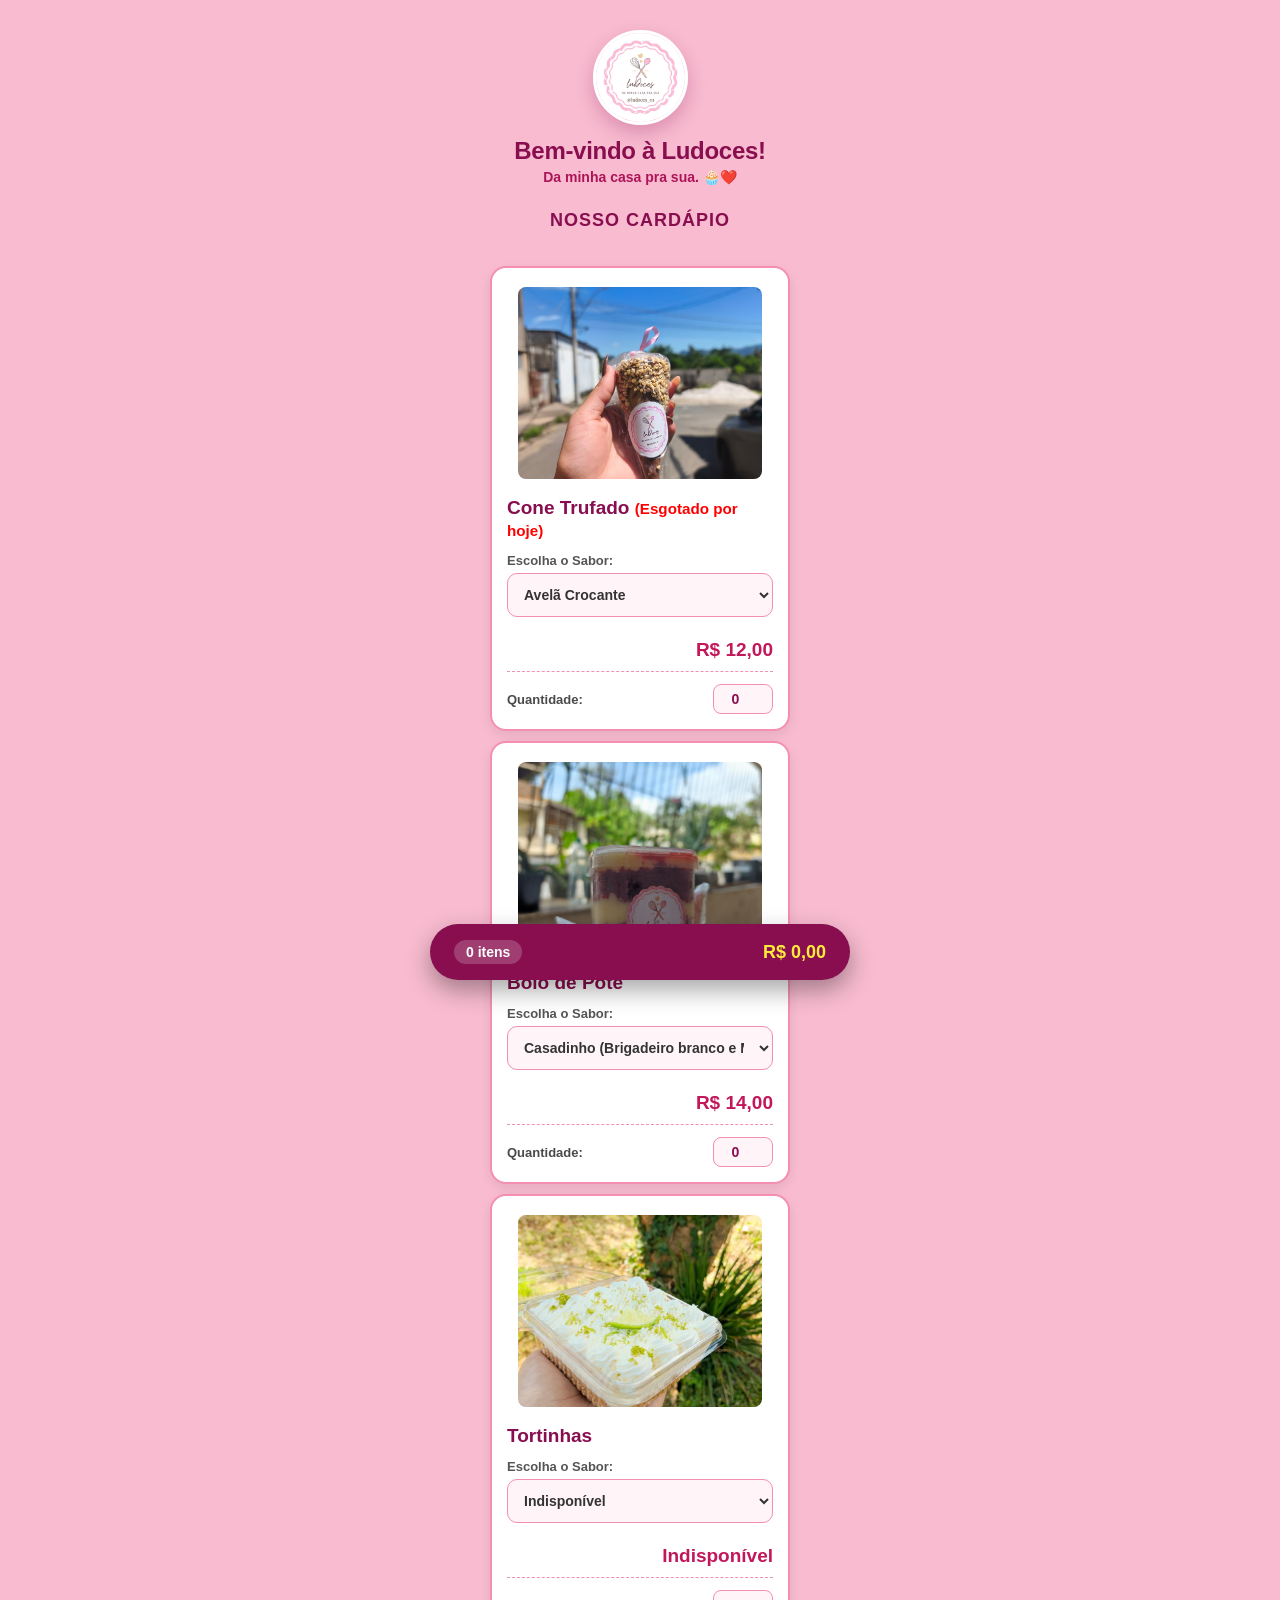
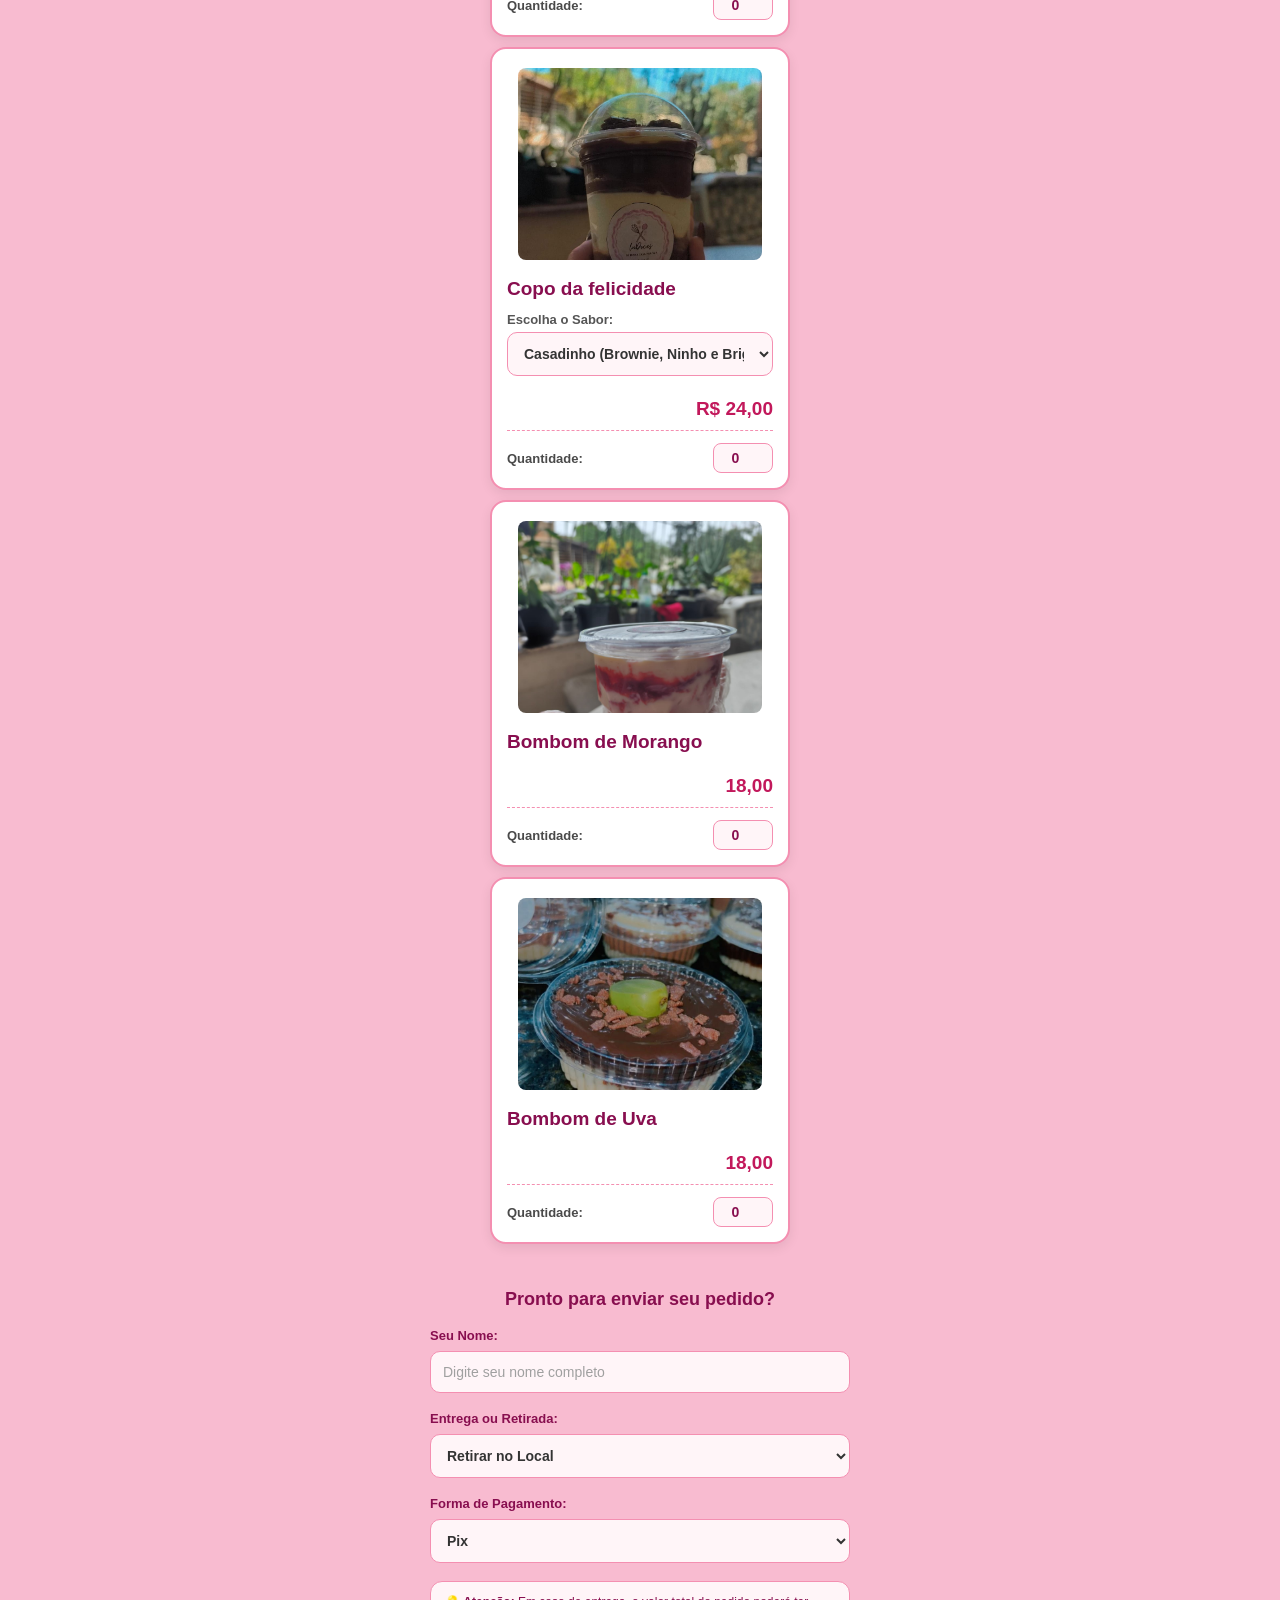
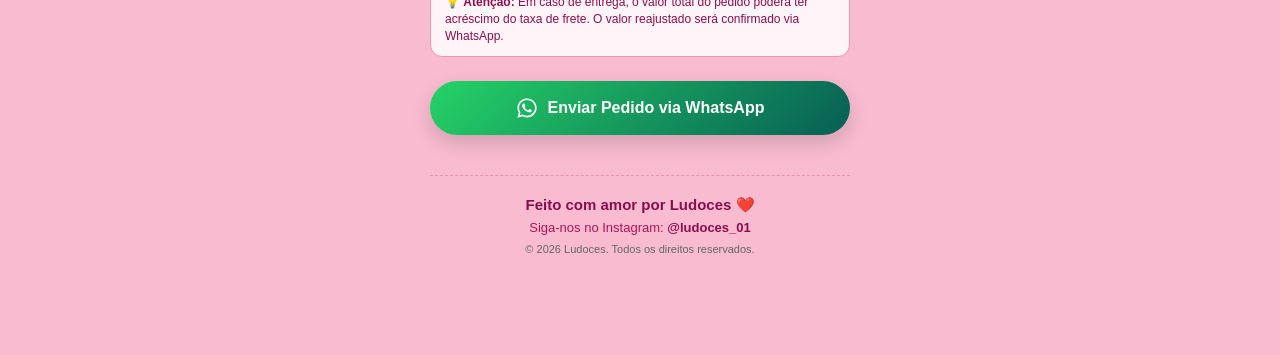
<file: templates/login.html>
<!DOCTYPE html>
<html lang="pt-BR">
<head>
  <meta charset="UTF-8">
  <meta name="viewport" content="width=device-width, initial-scale=1.0">
  <title>Ludoces | Cardápio Digital</title>
  <link rel="stylesheet" href="/static/css/home.css?v=9">
</head>
<body>

  <!-- CABEÇALHO -->
  <div class="cabecalho">
    <img src="/static/imagens/logo.jpeg" alt="Logo Ludoces" class="logo">
    <h1>Bem-vindo à Ludoces!</h1>
    <p>Da minha casa pra sua. 🧁❤️</p>
    <h2 class="titulo-cardapio">Nosso Cardápio</h2>
  </div>

  <!-- CONTAINER DE DOCES -->
  <div class="cardapio-container">

    <!-- Cartão 1: Cone Trufado -->
<div class="card">
  <div class="container-imagem">
    <img src="/static/imagens/cones.jpg" alt="Cone Trufado" class="img-doce">
  </div>
  <h3>Cone Trufado <span style="color: red; font-size: 0.8em;">(Esgotado por hoje)</span></h3>
  <div class="area-sabor">
    <label for="sabor-cone">Escolha o Sabor:</label>
    <select id="sabor-cone" class="select-sabor">
      <option value="Avelã Crocante">Avelã Crocante</option>
      <option value="Ovomaltine">Ovomaltine</option>
      <option value="Maracujá">Maracujá</option>
      <option value="Prestígio">Prestígio</option>
      <option value="Cravejado de Morango">Cravejado de Morango</option>
    </select>
  </div>
  <p class="preco">R$ 12,00</p>
  <div class="area-qtd">
    <label>Quantidade:</label>
    <input type="number" class="qtd-item" data-nome="Cone Trufado" data-preco="12.00" data-select="sabor-cone" min="0" value="0" disabled>
  </div>
</div>

    <!-- Cartão 2: Bolo de Pote -->
    <div class="card">
      <div class="container-imagem">
        <img src="/static/imagens/bpote.jpeg" alt="Bolo de Pote" class="img-doce">
      </div>
      <h3>Bolo de Pote</h3>
      <div class="area-sabor">
    <label for="sabor-bolo-pote">Escolha o Sabor:</label>
    <select id="sabor-bolo-pote" class="select-sabor">
        <option value="Casadinho">Casadinho (Brigadeiro branco e Massa de chocolate)</option>
        <option value="Red Velvet">Red Velvet (Brigadeiro branco, Massa Red e Geleia de morango)</option>
    </select>
</div>
      <p class="preco">R$ 14,00</p>
      <div class="area-qtd">
        <label>Quantidade:</label>
        <input type="number" class="qtd-item" data-nome="Bolo de Pote" data-preco="14.00" data-select="sabor-palha" min="0" value="0" onchange="atualizarCarrinho()">
      </div>
    </div>
    <!-- Cartão 3: Tortinhas -->
    <div class="card">
      <div class="container-imagem">
        <img src="/static/imagens/tort.jpeg" alt="Tortinhas" class="img-doce">
      </div>
     <h3>Tortinhas</h3>
      <div class="area-sabor">
        <label for="sabor-tortinhas">Escolha o Sabor:</label>
        <select id="sabor-tortinhas" class="select-sabor">
          <option value="Indisponível no momento">Indisponível</option>
        </select>
      </div>
      <p class="preco">Indisponível</p>
      <div class="area-qtd">
        <label>Quantidade:</label>
        <input type="number" class="qtd-item" data-nome="Tortinhas" data-preco="indisponível" data-select="sabor-tortinhas" min="0" value="0" onchange="atualizarCarrinho()">
      </div>
    </div>
    <div class="card">
      <div class="container-imagem">
        <img src="/static/imagens/Copo.jpeg" alt="Tortinhas" class="img-doce">
      </div>

    <!-- Cartão 3: Copo da Felicidade -->
    <h3>Copo da felicidade</h3>
      <div class="area-sabor">
        <label for="sabor-copo">Escolha o Sabor:</label>
        <select id="sabor-copo" class="select-sabor">
          <option value="Casadinho">Casadinho (Brownie, Ninho e Brigadeiro)</option>
          <option value="Maracujá">Maracujá (Mousse de maracujá, Brigadeiro e Brownie)</option>
          <option value="Marango">Morango (Brigadeiro branco, Ninho e Morango)</option>
          <option value="Sensação de Morango">Sensação de Morango (Brigadeiro, Ninho e Geleia de Morango)</option>
          <option value="Sensação de Uva">Sensação de Uva (Brigadeiro, Ninho e Uva)</option>
        </select>
      </div>
      <p class="preco">R$ 24,00</p>
      <div class="area-qtd">
        <label>Quantidade:</label>
        <input type="number" class="qtd-item" data-nome="Copo da felicidade" data-preco="23.00" data-select="sabor-copo" min="0" value="0" onchange="atualizarCarrinho()">
      </div>
    </div>
    
    
    <!-- Cartão 4: Bombom de Morango -->
    <div class="card">
      <div class="container-imagem">
        <img src="/static/imagens/bbdm.jpeg" alt="Bombom de Morango" class="img-doce">
      </div>
      <h3>Bombom de Morango</h3>
      <p class="preco">18,00</p>
      <div class="area-qtd">
        <label>Quantidade:</label>
        <input type="number" class="qtd-item" data-nome="Bombom de Morango" data-preco="18.00" min="0" value="0" onchange="atualizarCarrinho()">
      </div>
    </div>

    <!-- Cartão 5: Bombom de Uva -->
    <div class="card">
      <div class="container-imagem">
        <img src="/static/imagens/bbduva.jpeg" alt="Bombom de Uva" class="img-doce">
      </div>
      <h3>Bombom de Uva</h3>
      <p class="preco">18,00</p>
      <div class="area-qtd">
        <label>Quantidade:</label>
        <input type="number" class="qtd-item" data-nome="Bombom de Uva" data-preco="18.00" min="0" value="0" onchange="atualizarCarrinho()">
      </div>
    </div>

  </div>

  <!-- SEÇÃO DE FECHAMENTO DE PEDIDO -->
  <div class="secao-pedido">
    <h2>Pronto para enviar seu pedido?</h2>

    <!-- NOME DO CLIENTE -->
    <div class="area-opcao">
      <label for="nome-cliente" class="label-opcao">Seu Nome:</label>
      <input type="text" id="nome-cliente" class="input-texto" placeholder="Digite seu nome completo">
    </div>

    <!-- TIPO DE ENTREGA -->
    <div class="area-opcao">
      <label for="tipo-entrega" class="label-opcao">Entrega ou Retirada:</label>
      <select id="tipo-entrega" class="select-opcao">
        <option value="Retirada no Local">Retirar no Local</option>
        <option value="Entrega em Domicílio">Entrega em Domicílio</option>
      </select>
    </div>

    <!-- FORMA DE PAGAMENTO -->
    <div class="area-opcao">
      <label for="forma-pagamento" class="label-opcao">Forma de Pagamento:</label>
      <select id="forma-pagamento" class="select-opcao">
        <option value="Pix">Pix</option>
        <option value="Cartão de Crédito">Cartão de Crédito</option>
        <option value="Cartão de Débito">Cartão de Débito</option>
        <option value="Dinheiro">Dinheiro</option>
      </select>
    </div>

    <!-- AVISO DE FRETE -->
    <div class="aviso-frete">
      <p>💡 <strong>Atenção:</strong> Em caso de entrega, o valor total do pedido poderá ter acréscimo do taxa de frete. O valor reajustado será confirmado via WhatsApp.</p>
    </div>

    <button type="button" onclick="enviarPedidoWhatsApp()" class="btn-whatsapp">
      <svg class="icone-whatsapp" xmlns="http://www.w3.org/2000/svg" viewBox="0 0 448 512">
        <path fill="currentColor" d="M380.9 97.1C339 55.1 283.2 32 223.9 32c-122.4 0-222 99.6-222 222 0 39.1 10.2 77.3 29.6 111L0 480l117.7-30.9c32.4 17.7 68.9 27 106.1 27h.1c122.3 0 224.1-99.6 224.1-222 0-59.3-25.2-115-67.1-157zm-157 341.6c-33.2 0-65.7-8.9-94-25.7l-6.7-4-69.8 18.3 18.6-68.1-4.4-7C49.6 323.3 39 288.5 39 252c0-101.9 82.9-184.8 184.8-184.8 49.3 0 95.6 19.2 130.4 54.1 34.8 34.9 56.2 81.2 56.1 130.5 0 101.8-84.9 184.8-186.4 184.8zm101.2-138.2c-5.5-2.8-32.8-16.2-37.9-18-5.1-1.9-8.8-2.8-12.5 2.8-3.7 5.6-14.3 18-17.6 21.8-3.2 3.7-6.5 4.2-12 1.4-32.6-16.3-54-29.1-75.5-66-5.7-9.8 5.7-9.1 16.3-30.3 1.8-3.7.9-6.9-.5-9.7-1.4-2.8-12.5-30.1-17.1-41.2-4.5-10.8-9.1-9.3-12.5-9.5-3.2-.2-6.9-.2-10.6-.2-3.7 0-9.7 1.4-14.8 6.9-5.1 5.6-19.4 19-19.4 46.3 0 27.3 19.9 53.7 22.6 57.4 2.8 3.7 39.1 59.7 94.8 83.8 35.2 15.2 49 16.5 66.6 13.9 10.7-1.6 32.8-13.4 37.4-26.4 4.6-13 4.6-24.1 3.2-26.4-1.3-2.5-5-3.9-10.5-6.6z"/>
      </svg>
      <span>Enviar Pedido via WhatsApp</span>
    </button>
  </div>

  <!-- RODAPÉ -->
  <footer class="rodape">
    <p class="amor">Feito com amor por Ludoces ❤️</p>
    <p class="instagram">Siga-nos no Instagram: <a href="https://instagram.com/ludoces_01" target="_blank">@ludoces_01</a></p>
    <p class="direitos">&copy; 2026 Ludoces. Todos os direitos reservados.</p>
  </footer>

  <!-- BARRA DO CARRINHO FLUTUANTE -->
  <div class="carrinho-flutuante" id="carrinho">
    <div class="info-carrinho">
      <span id="qtd-total">0 itens</span>
      <span id="valor-total">R$ 0,00</span>
    </div>
  </div>

  <!-- SCRIPT -->
  <script>
    function atualizarCarrinho() {
      const inputs = document.querySelectorAll('.qtd-item');
      let totalQtd = 0;
      let totalValor = 0;

      inputs.forEach(input => {
        const qtd = parseInt(input.value) || 0;
        const preco = parseFloat(input.getAttribute('data-preco')) || 0;
        if (qtd > 0) {
          totalQtd += qtd;
          totalValor += qtd * preco;
        }
      });

      const carrinhoEl = document.getElementById('carrinho');
      document.getElementById('qtd-total').innerText = totalQtd + (totalQtd === 1 ? ' item' : ' itens');
      document.getElementById('valor-total').innerText = 'R$ ' + totalValor.toFixed(2).replace('.', ',');

      if (totalQtd > 0) {
        carrinhoEl.classList.add('ativo');
      } else {
        carrinhoEl.classList.remove('ativo');
      }
    }

    function enviarPedidoWhatsApp() {
      const nomeCliente = document.getElementById('nome-cliente').value.trim();

      if (!nomeCliente) {
        alert('Por favor, informe o seu nome!');
        document.getElementById('nome-cliente').focus();
        return;
      }

      const inputs = document.querySelectorAll('.qtd-item');
      let itensPedido = [];
      let totalValor = 0;

      inputs.forEach(input => {
        const qtd = parseInt(input.value) || 0;
        if (qtd > 0) {
          const nome = input.getAttribute('data-nome');
          const preco = parseFloat(input.getAttribute('data-preco'));
          const selectId = input.getAttribute('data-select');
          let saborTexto = '';

          if (selectId) {
            const selectEl = document.getElementById(selectId);
            if (selectEl) {
              saborTexto = ` (${selectEl.value})`;
            }
          }

          const subtotal = qtd * preco;
          totalValor += subtotal;
          itensPedido.push(`• ${qtd}x ${nome}${saborTexto} - R$ ${subtotal.toFixed(2).replace('.', ',')}`);
        }
      });

      if (itensPedido.length === 0) {
        alert('Por favor, adicione pelo menos 1 item ao seu pedido!');
        return;
      }

      const tipoEntrega = document.getElementById('tipo-entrega').value;
      const formaPagamento = document.getElementById('forma-pagamento').value;

      let mensagem = `*Novo Pedido - Ludoces* 🧁\n\n`;
      mensagem += `*Cliente:* ${nomeCliente}\n\n`;
      mensagem += `*Itens do Pedido:*\n`;
      mensagem += itensPedido.join('\n');
      mensagem += `\n\n*Opção:* ${tipoEntrega}`;
      mensagem += `\n*Pagamento:* ${formaPagamento}`;
      mensagem += `\n*Subtotal:* R$ ${totalValor.toFixed(2).replace('.', ',')}`;

      if (tipoEntrega === 'Entrega em Domicílio') {
        mensagem += `\n\n_(Aguardando confirmação da taxa de frete)_`;
      }

      const numeroWhatsApp = "5527988259730"; 
      const url = `https://api.whatsapp.com/send?phone=${numeroWhatsApp}&text=${encodeURIComponent(mensagem)}`;

      window.open(url, '_blank');
    }
  </script>
</body>
</html>
</file>
<file: static/css/home.css>
/* --- RESET E ESTILOS GERAIS --- */
* {
  box-sizing: border-box;
  margin: 0;
  padding: 0;
}

body {
  background: #f8bbd0;
  font-family: -apple-system, BlinkMacSystemFont, "Segoe UI", Roboto, Helvetica, Arial, sans-serif;
  color: #2c2c2c;
  padding: 30px 15px 100px 15px;
  display: flex;
  flex-direction: column;
  align-items: center;
}

/* --- CABEÇALHO --- */
.cabecalho {
  text-align: center;
  margin-bottom: 25px;
}

.logo {
  width: 95px !important;
  height: 95px !important;
  border-radius: 50%;
  object-fit: cover;
  border: 3px solid #ffffff;
  box-shadow: 0 8px 18px rgba(136, 14, 79, 0.25);
  margin: 0 auto 12px auto;
  display: block;
}

h1 {
  color: #880e4f;
  font-size: 24px;
  font-weight: 800;
  letter-spacing: -0.3px;
}

.cabecalho p {
  color: #ad1457;
  font-size: 14px;
  margin-top: 4px;
  font-weight: 600;
}

.titulo-cardapio {
  color: #880e4f;
  font-size: 18px;
  font-weight: 800;
  margin-top: 25px;
  text-transform: uppercase;
  letter-spacing: 1px;
}

/* --- ESTRUTURA DO CARDÁPIO --- */
.cardapio-container {
  width: 100%;
  max-width: 420px;
  display: flex;
  flex-direction: column;
  gap: 22px;
}

/* --- CARTÃO FLUTUANTE DO DOCE --- */
.card {
  background: #ffffff;
  border-radius: 20px;
  padding: 16px;
  border: 2px solid #f48fb1;
  box-shadow: 0 10px 25px rgba(136, 14, 79, 0.12);
  transition: transform 0.25s ease, box-shadow 0.25s ease;
}

.card:hover {
  transform: translateY(-4px);
  box-shadow: 0 15px 30px rgba(136, 14, 79, 0.2);
}

/* --- IMAGEM --- */
.container-imagem {
  position: relative;
  width: 100%;
  height: 200px;
  border-radius: 14px;
  overflow: hidden;
  margin-bottom: 14px;
}

.img-doce {
  width: 100%;
  height: 100%;
  object-fit: cover;
  border-radius: 14px;
  transition: transform 0.3s ease;
}

.card:hover .img-doce {
  transform: scale(1.03);
}

/* --- CONTEÚDO DO DOCE --- */
h3 {
  color: #880e4f;
  font-size: 19px;
  font-weight: 800;
  margin-bottom: 12px;
}

.area-sabor {
  margin-bottom: 12px;
}

.area-sabor label {
  display: block;
  font-size: 13px;
  color: #555555;
  margin-bottom: 5px;
  font-weight: 600;
}

.select-sabor, .select-opcao, .input-texto {
  width: 100%;
  padding: 12px;
  border-radius: 10px;
  border: 1.5px solid #f48fb1;
  background-color: #fff5f8;
  font-size: 14px;
  color: #333333;
  outline: none;
  font-weight: 600;
}

.input-texto::placeholder {
  color: #a0a0a0;
  font-weight: 400;
}

.preco {
  font-size: 19px;
  font-weight: 800;
  color: #c2185b;
  text-align: right;
  margin: 10px 0;
}

.area-qtd {
  display: flex;
  align-items: center;
  justify-content: space-between;
  padding-top: 12px;
  border-top: 1.5px dashed #f48fb1;
}

.area-qtd label {
  font-size: 13px;
  font-weight: 700;
  color: #4a4a4a;
}

.qtd-item {
  width: 60px;
  padding: 6px 10px;
  border-radius: 8px;
  border: 1.5px solid #f48fb1;
  background-color: #fff5f8;
  text-align: center;
  font-size: 14px;
  font-weight: 800;
  color: #880e4f;
  outline: none;
}

/* --- SEÇÃO FINAL E BOTÃO WHATSAPP --- */
.secao-pedido {
  width: 100%;
  max-width: 420px;
  text-align: center;
  margin-top: 35px;
}

.secao-pedido h2 {
  font-size: 18px;
  color: #880e4f;
  margin-bottom: 18px;
  font-weight: 800;
}

.label-opcao {
  display: block;
  font-size: 13px;
  color: #880e4f;
  margin-bottom: 8px;
  font-weight: 700;
  text-align: left;
}

.area-opcao {
  margin-bottom: 18px;
}

/* --- AVISO SOBRE O FRETE --- */
.aviso-frete {
  background-color: #fff5f8;
  border: 1px solid #f48fb1;
  border-radius: 12px;
  padding: 12px 14px;
  margin-bottom: 24px;
  text-align: left;
}

.aviso-frete p {
  font-size: 12px;
  color: #880e4f;
  line-height: 1.4;
}

/* --- BOTÃO WHATSAPP --- */
.btn-whatsapp {
  width: 100%;
  display: inline-flex;
  align-items: center;
  justify-content: center;
  gap: 10px;
  background: linear-gradient(135deg, #25d366 0%, #075e54 100%);
  color: #ffffff;
  border: none;
  padding: 16px 24px;
  font-size: 16px;
  font-weight: 800;
  border-radius: 50px;
  cursor: pointer;
  box-shadow: 0 8px 20px rgba(0, 0, 0, 0.15);
  transition: transform 0.2s, box-shadow 0.2s;
}

.btn-whatsapp:hover {
  transform: translateY(-2px);
  box-shadow: 0 12px 24px rgba(0, 0, 0, 0.22);
}

.icone-whatsapp {
  width: 22px;
  height: 22px;
  fill: currentColor;
}

/* --- RODAPÉ --- */
.rodape {
  margin-top: 40px;
  padding-top: 20px;
  border-top: 1px dashed #f48fb1;
  text-align: center;
  width: 100%;
  max-width: 420px;
}

.rodape .amor {
  font-size: 15px;
  font-weight: 700;
  color: #880e4f;
  margin-bottom: 6px;
}

.rodape .instagram {
  font-size: 13px;
  color: #ad1457;
  margin-bottom: 8px;
}

.rodape .instagram a {
  color: #880e4f;
  font-weight: 800;
  text-decoration: none;
}

.rodape .instagram a:hover {
  text-decoration: underline;
}

.rodape .direitos {
  font-size: 11px;
  color: #666666;
}

/* --- CARRINHO FLUTUANTE (HORIZONTAL) --- */
.carrinho-flutuante {
  position: fixed;
  bottom: -80px;
  left: 50%;
  transform: translateX(-50%);
  width: calc(100% - 30px);
  max-width: 420px;
  background: #880e4f;
  color: #ffffff;
  padding: 16px 24px;
  border-radius: 30px;
  box-shadow: 0 10px 25px rgba(0, 0, 0, 0.35);
  transition: bottom 0.35s cubic-bezier(0.175, 0.885, 0.32, 1.275);
  z-index: 1000;
}

.carrinho-flutuante.ativo {
  bottom: 20px;
}

.info-carrinho {
  display: flex;
  flex-direction: row;
  justify-content: space-between;
  align-items: center;
  width: 100%;
  font-size: 16px;
  font-weight: 800;
}

#qtd-total {
  background: rgba(255, 255, 255, 0.2);
  padding: 4px 12px;
  border-radius: 20px;
  font-size: 14px;
}

#valor-total {
  font-size: 18px;
  color: #ffeb3b;
}
.card img, 
.cardapio-container img {
    width: 100%;
    height: 380px;            /* Aumenta a altura para fotos na vertical */
    object-fit: cover;        /* Preenche bem o card */
    object-position: center;   /* Centraliza o produto no meio da foto */
    border-radius: 12px;       /* Bordas arredondadas */
    display: block;
}

/* Layout da grade de produtos */
.cardapio-container {
    display: grid;
    grid-template-columns: repeat(auto-fit, minmax(280px, 1fr));
    gap: 20px;
    padding: 20px;
    justify-content: center;
}

/* Estilo do Card individual */
.card, .product-item {
    background-color: #ffffff;
    border-radius: 16px;
    padding: 15px;
    box-shadow: 0 4px 12px rgba(0, 0, 0, 0.08);
    display: flex;
    flex-direction: column;
    justify-content: space-between;
    overflow: hidden;
}

/* Ajuste proporcional e perfeito para TODAS as imagens */
.card img, 
.product-item img,
.product-thumbnail-container img {
    width: 100%;
    height: 230px;              /* Altura ideal para destacar o produto */
    object-fit: cover;          /* Preenche o espaço mantendo a qualidade */
    object-position: center;     /* Mantém o doce sempre centralizado */
    border-radius: 12px;        /* Bordas bem arredondadas */
    display: block;
    margin-bottom: 12px;
}

/* Ajuste para fotos verticais aparecerem completas */
.card img, 
.product-item img,
.product-thumbnail-container img {
    width: 100%;
    height: auto;               /* Deixa a altura se ajustar proporcionalmente à foto */
    max-height: 420px;          /* Limite máximo para não ficar gigante demais */
    object-fit: contain;        /* Mantém 100% da foto visível sem nenhum corte */
    background-color: #fff;     /* Preenche o fundo com branco */
    border-radius: 12px;        /* Bordas arredondadas */
    display: block;
    margin: 0 auto 12px auto;
}

/* Container que força a proporção vertical ideal das fotos */
.product-thumbnail-container {
    width: 100%;
    aspect-ratio: 3 / 4;       /* Proporção portrait ideal para fotos de celular */
    overflow: hidden;
    border-radius: 12px;
    background-color: #f8f8f8;
    margin-bottom: 12px;
}

/* Ajuste da foto para focar no produto sem distorcer */
.product-thumbnail-container img,
.card img {
    width: 100%;
    height: 100%;
    object-fit: cover;          /* Preenche todo o container */
    object-position: center 80%;/* Empurra a foto levemente para cima para focar na mão/doce */
    border-radius: 12px;
    display: block;
}

/* Container da imagem do produto */
.product-thumbnail-container {
    width: 100%;
    height: 300px;              /* Altura ideal para fotos verticais */
    overflow: hidden;
    border-radius: 12px;
    background-color: #fff;
    margin-bottom: 12px;
}

/* Imagem ajustada para destacar o doce */
.product-thumbnail-container img,
.card img {
    width: 100%;
    height: 100%;
    object-fit: cover;          /* Preenche todo o quadrado sem distorcer */
    object-position: center;     /* Centraliza o foco na foto */
    border-radius: 12px;
    display: block;
}
.cardapio-container {
    display: grid;
    grid-template-columns: repeat(auto-fit, minmax(320px, 1fr)); /* Aumentado de 280px para 320px */
    gap: 24px;
    padding: 20px;
    justify-content: center;
}

/* Container da imagem com altura maior */
.product-thumbnail-container {
    width: 100%;
    height: 420px;               /* Aumentado para 420px para a foto ficar bem grande */
    border-radius: 12px;
    background-color: #fff0f5;
    display: flex;
    align-items: center;
    justify-content: center;
    overflow: hidden;
    margin-bottom: 12px;
}

/* Imagem preenchendo o espaço maior */
.product-thumbnail-container img,
.card img {
    width: 100%;
    height: 100%;
    object-fit: contain;          /* Exibe 100% da foto vertical sem cortar nada */
    border-radius: 12px;
    padding: 4px;
}

/* Container da imagem esticado na vertical */
.product-thumbnail-container {
    width: 200%;
    height: 800px;               /* Altura aumentada para esticar verticalmente */
    border-radius: 12px;
    background-color: #fff0f5;
    display: flex;
    align-items: center;
    justify-content: center;
    overflow: hidden;
    margin-bottom: 15px;
}

/* Imagem ajustada para ocupar todo o espaço vertical esticado */
.product-thumbnail-container img,
.card img {
    width: 100%;
    height: 100%;
    object-fit: cover;           /* Preenche 100% da altura e largura do container */
    object-position: center;     /* Mantém o produto centralizado */
    border-radius: 12px;
}

/* 1. Aumenta a LARGURA do card no grid */
.cardapio-container {
    display: grid;
    grid-template-columns: repeat(auto-fit, minmax(380px, 1fr)); /* Aumentado para 380px para dar mais largura */
    gap: 24px;
    padding: 20px;
    justify-content: center;
}

/* 2. Container da imagem mais LARGO e ALTO */
.product-thumbnail-container {
    width: 100%;
    height: 480px;               /* Altura bem ampla */
    border-radius: 12px;
    background-color: #fff0f5;
    overflow: hidden;
    margin-bottom: 12px;
}

/* 3. Preenchimento total do espaço sem estreitar */
.product-thumbnail-container img,
.card img {
    width: 100%;
    height: 100%;
    object-fit: cover;          /* Preenche todo o espaço sem deixar bordas finas/estreitas */
    object-position: center;     /* Centraliza o produto no meio do card */
    border-radius: 12px;
    display: block;
}




/* 1. Largura do card bem ampla no grid */
.cardapio-container {
    display: grid;
    grid-template-columns: repeat(auto-fit, minmax(360px, 1fr));
    gap: 24px;
    padding: 20px;
    justify-content: center;
}

/* 2. Container com altura ideal para fotos de celular */
.product-thumbnail-container {
    width: 100%;
    height: 480px;
    border-radius: 12px;
    background-color: #fff0f5; /* Fundo rosa claro que combina com o site */
    display: flex;
    align-items: center;
    justify-content: center;
    overflow: hidden;
    margin-bottom: 12px;
}

/* 3. Mostra 100% DA IMAGEM SEM NENHUM CORTE */
.product-thumbnail-container img,
.card img {
    width: 100%;
    height: 100%;
    object-fit: contain;       /* MOSTRA A FOTO INTEIRA SEM CORTAR NADA */
    border-radius: 12px;
    padding: 8px;              /* Espaçamento suave para as bordas */
}


/* 1. Tamanho do card ajustado no grid */
.cardapio-container {
    display: grid;
    grid-template-columns: repeat(auto-fit, minmax(280px, 1fr));
    gap: 20px;
    padding: 20px;
    justify-content: center;
}

/* 2. Container proporcional que acompanha o formato natural da imagem */
.product-thumbnail-container {
    width: 100%;
    aspect-ratio: 3 / 4;       /* Proporção vertical perfeita (estilo foto de celular) */
    border-radius: 12px;
    background-color: #fff0f5; /* Fundo suave para integração */
    overflow: hidden;
    margin-bottom: 12px;
}

/* 3. Imagem ajustada sem cortes e sem ficar esticada */
.product-thumbnail-container img,
.card img {
    width: 100%;
    height: 100%;
    object-fit: contain;       /* Exibe o produto 100% inteiro e sem deformar */
    border-radius: 12px;
    padding: 4px;
    display: block;
}




/* 1. Alinha os cards na tela sem deixá-los gigantes ou esticados */
.cardapio-container {
    display: grid;
    grid-template-columns: repeat(auto-fill, minmax(260px, 300px));
    gap: 10px;
    padding: 10px;
    justify-content: center;
}

/* 2. Container da imagem com tamanho proporcional padrão */
.product-thumbnail-container {
    width: 100%;
    height: 200px;              /* Altura proporcional para fotos verticais */
    border-radius: 12px;
    overflow: hidden;
    background-color: #f8f8f8;
    margin-bottom: 12px;
}

/* 3. Imagem ajustada e centralizada no produto */
.product-thumbnail-container img,
.card img {
    width: 95%;
    height: 100%;
    object-fit: cover;          /* Preenche o quadrado mantendo a proporção */
    object-position: center;     /* Mantém o foco no meio da foto */
    border-radius: 12px;
    display: block;
}
</file>
